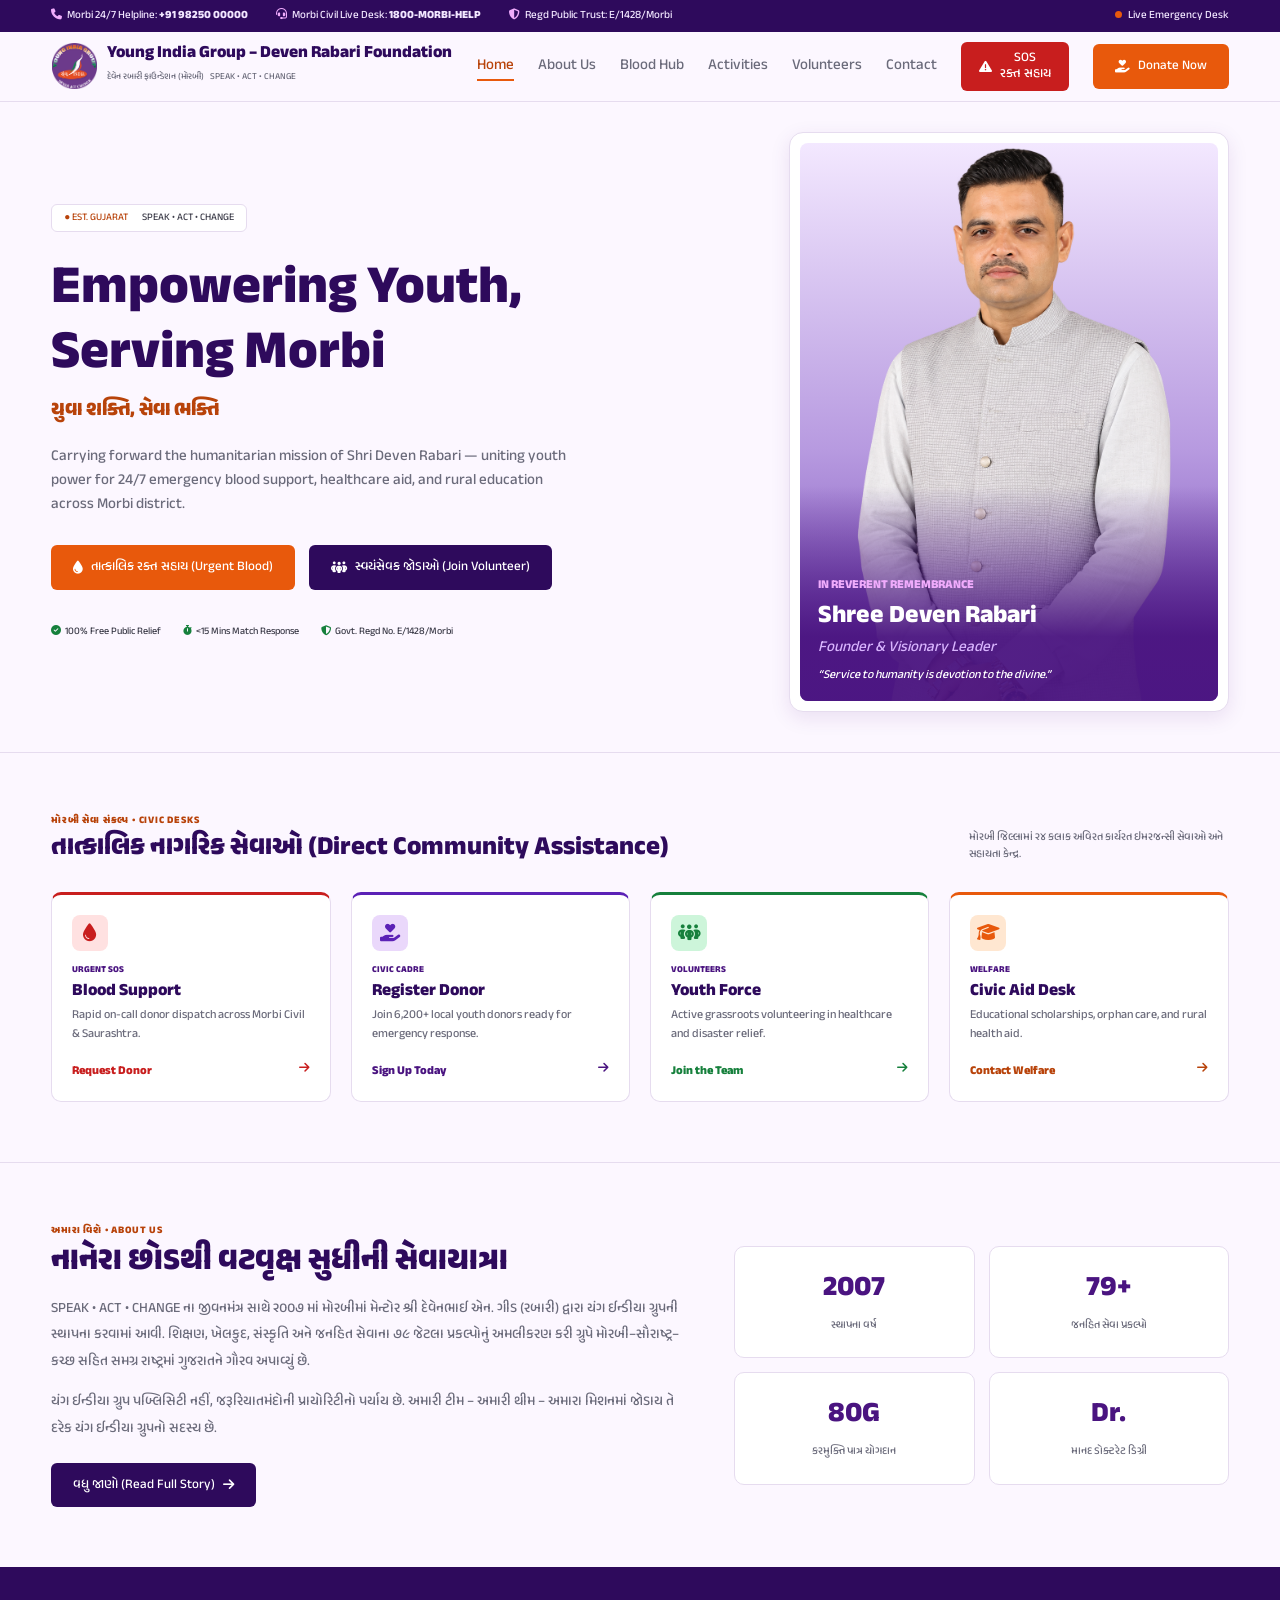
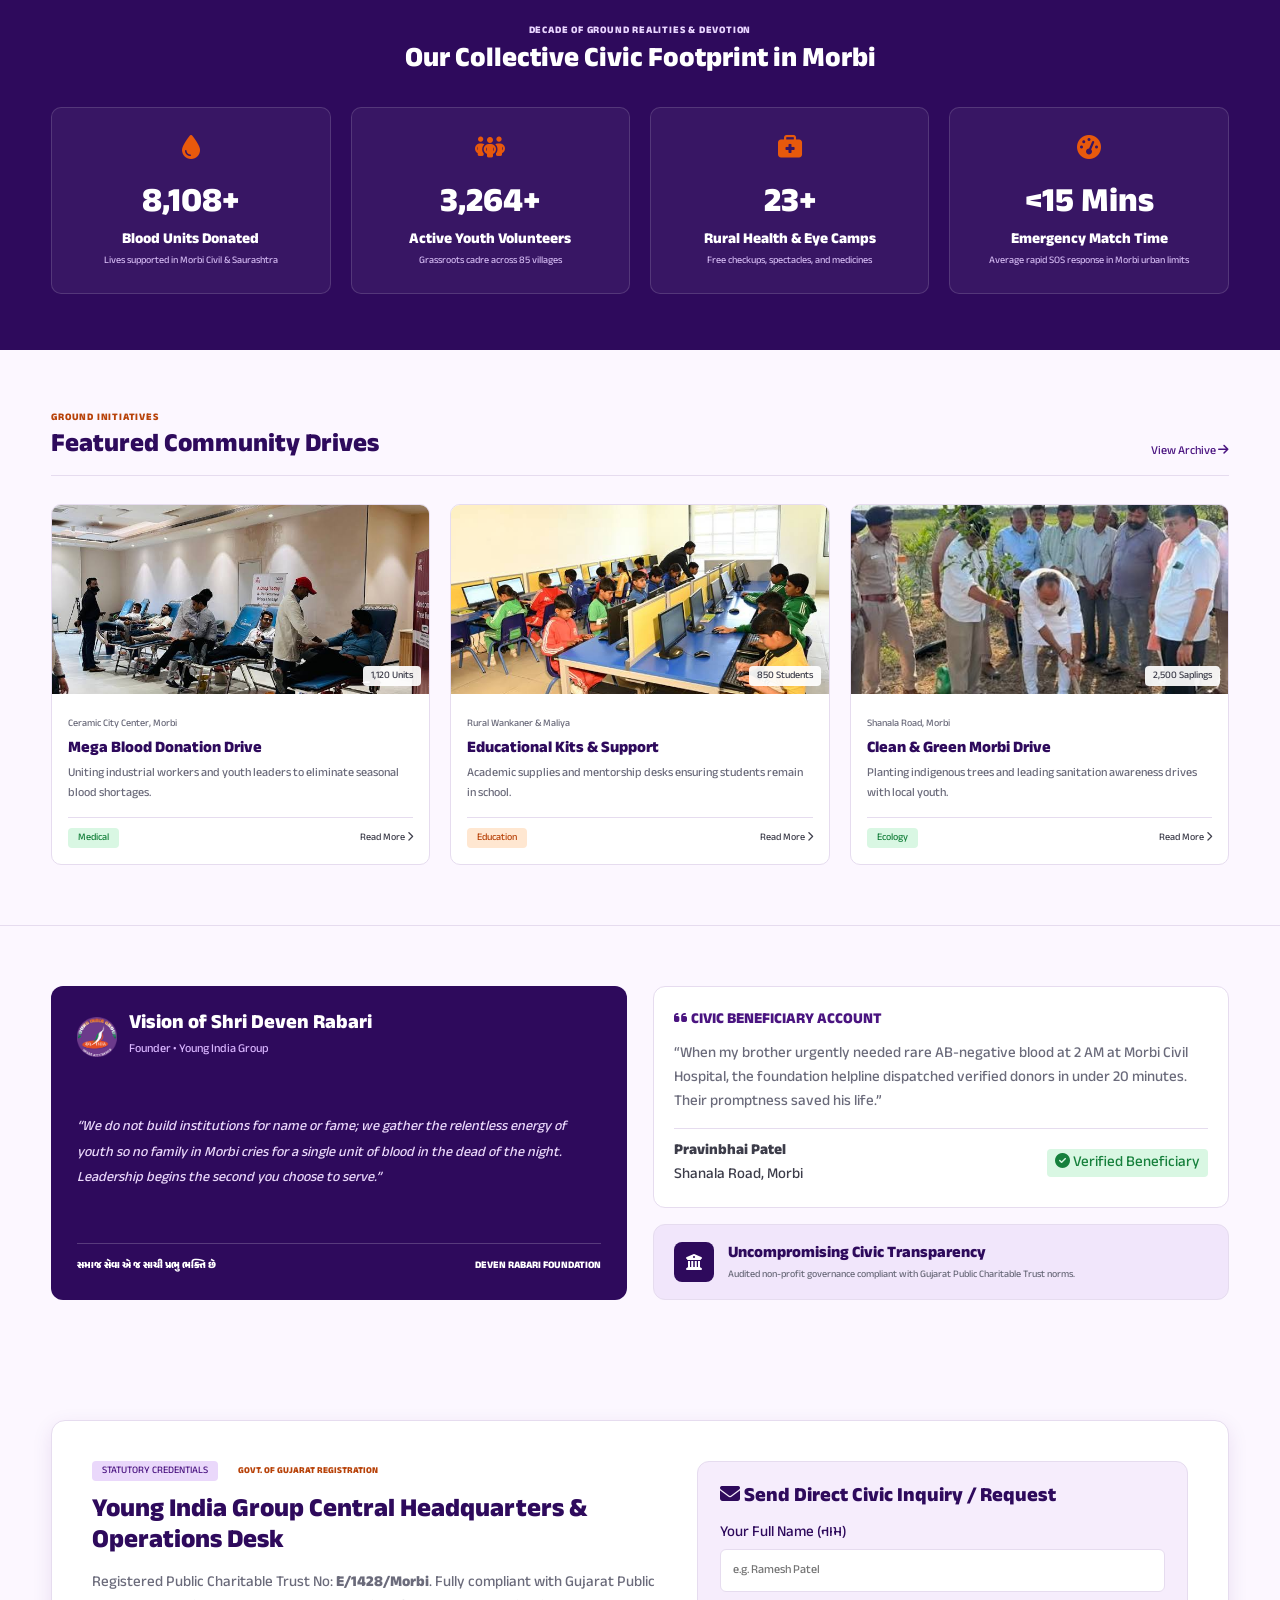
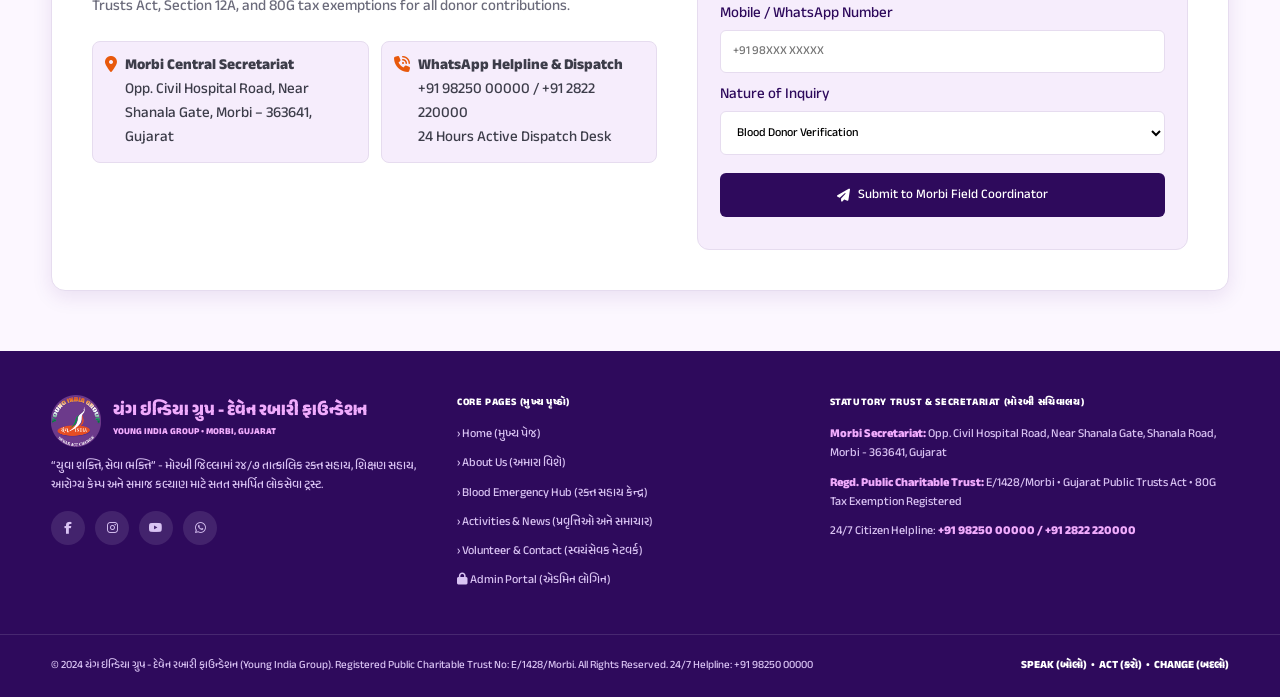
<file: index.html>
<!DOCTYPE html>
<html lang="en">
<head>
  <meta charset="UTF-8">
  <meta name="viewport" content="width=device-width, initial-scale=1">
  <title>Young India Group – Deven Rabari Foundation | Morbi</title>
  <meta name="description" content="Empowering youth, serving Morbi. 24/7 emergency blood support, healthcare aid and rural education.">

  <link rel="preconnect" href="https://fonts.googleapis.com">
  <link rel="preconnect" href="https://fonts.gstatic.com" crossorigin>
  <link href="https://fonts.googleapis.com/css2?family=Inter:wght@400;500;600;700&family=Noto+Sans+Gujarati:wght@400;600;700&family=Plus+Jakarta+Sans:wght@700;800&display=swap" rel="stylesheet">

  <link rel="stylesheet" href="https://cdnjs.cloudflare.com/ajax/libs/font-awesome/6.5.2/css/all.min.css">

  <script>document.documentElement.classList.add("js");</script>

  <link rel="stylesheet" href="style.css">
</head>
<body>

  <!-- ===== TOP INFO BAR ===== -->
  <div class="topbar">
    <div class="topbar__inner">
      <div class="topbar__left">
        <span><i class="fa-solid fa-phone"></i>Morbi 24/7 Helpline: <strong>+91 98250 00000</strong></span>
        <span><i class="fa-solid fa-headset"></i>Morbi Civil Live Desk: <strong>1800-MORBI-HELP</strong></span>
        <span><i class="fa-solid fa-shield-halved"></i>Regd Public Trust: E/1428/Morbi</span>
      </div>
      <div class="topbar__right">
        <span class="live-dot">Live Emergency Desk</span>
      </div>
    </div>
  </div>

  <!-- ===== HEADER / NAVIGATION ===== -->
  <header class="header" id="header">
    <div class="header__inner">

      <a href="index.html" class="brand">
        <img src="assets/logo.png" alt="Young India Group logo" class="brand__logo">
        <span class="brand__text">
          <strong>Young India Group – Deven Rabari Foundation</strong>
          <small lang="gu">દેવેન રબારી ફાઉન્ડેશન (મોરબી) &nbsp; SPEAK • ACT • CHANGE</small>
        </span>
      </a>

      <button class="nav-toggle" id="navToggle" aria-label="Open menu" aria-expanded="false">
        <span></span><span></span><span></span>
      </button>

      <nav class="nav" id="nav">
        <a href="index.html" class="nav__link is-active">Home</a>
        <a href="about.html" class="nav__link">About Us</a>
        <a href="bloodhub.html" class="nav__link">Blood Hub</a>
        <a href="activities.html" class="nav__link">Activities</a>
        <a href="volunteers.html" class="nav__link">Volunteers</a>
        <a href="contact.html" class="nav__link">Contact</a>
        <a href="bloodhub.html" class="btn btn--sos"><i class="fa-solid fa-triangle-exclamation"></i><span lang="gu">SOS<br>રક્ત સહાય</span></a>
        <a href="bloodhub.html" class="btn btn--donate"><i class="fa-solid fa-hand-holding-heart"></i>Donate Now</a>
      </nav>

    </div>
  </header>

  <main>

    <!-- ===== HERO ===== -->
    <section class="hero" id="about">
      <div class="container hero__grid">

        <div class="hero__content">
          <div class="chip">
            <span class="chip__est">● EST. GUJARAT</span>
            <span class="chip__tag">SPEAK • ACT • CHANGE</span>
          </div>

          <h1 class="hero__title">Empowering Youth, Serving Morbi</h1>
          <p lang="gu" class="hero__gujarati">યુવા શક્તિ, સેવા ભક્તિ</p>

          <p class="hero__text">
            Carrying forward the humanitarian mission of Shri Deven Rabari — uniting
            youth power for 24/7 emergency blood support, healthcare aid, and rural
            education across Morbi district.
          </p>

          <div class="hero__actions" >
            <a href="#contact" class="btn btn--orange" ><i class="fa-solid fa-droplet"></i><span lang="gu">તાત્કાલિક રક્ત સહાય (Urgent Blood)</span></a>
            <a href="#services" class="btn btn--purple"><i class="fa-solid fa-people-group"></i><span lang="gu">સ્વયંસેવક જોડાઓ (Join Volunteer)</span></a>
          </div>

          <ul class="hero__trust">
            <li><i class="fa-solid fa-circle-check"></i>100% Free Public Relief</li>
            <li><i class="fa-solid fa-stopwatch"></i>&lt;15 Mins Match Response</li>
            <li><i class="fa-solid fa-shield-halved"></i>Govt. Regd No. E/1428/Morbi</li>
          </ul>
        </div>

        <figure class="portrait">
          <div class="portrait__photo">
            <img src="assets/DR.png" alt="Shree Deven Rabari">
          </div>
          <figcaption>
            <span class="portrait__label">IN REVERENT REMEMBRANCE</span>
            <strong>Shree Deven Rabari</strong>
            <em>Founder &amp; Visionary Leader</em>
            <q>Service to humanity is devotion to the divine.</q>
          </figcaption>
        </figure>

      </div>
    </section>

    <!-- ===== CIVIC SERVICES ===== -->
    <section class="section section--bordered" id="services">
      <div class="container">

        <div class="section__head">
          <div>
            <span class="eyebrow">મોરબી સેવા સંકલ્પ • CIVIC DESKS</span>
            <h2>તાત્કાલિક નાગરિક સેવાઓ (Direct Community Assistance)</h2>
          </div>
          <p class="section__note">મોરબી જિલ્લામાં ૨૪ કલાક અવિરત કાર્યરત ઇમરજન્સી સેવાઓ અને સહાયતા કેન્દ્ર.</p>
        </div>

        <div class="grid grid--4">

          <article class="service service--red">
            <span class="service__icon"><i class="fa-solid fa-droplet"></i></span>
            <small>URGENT SOS</small>
            <h3>Blood Support</h3>
            <p>Rapid on-call donor dispatch across Morbi Civil &amp; Saurashtra.</p>
            <a href="#contact">Request Donor <i class="fa-solid fa-arrow-right"></i></a>
          </article>

          <article class="service service--purple">
            <span class="service__icon"><i class="fa-solid fa-hand-holding-heart"></i></span>
            <small>CIVIC CADRE</small>
            <h3>Register Donor</h3>
            <p>Join 6,200+ local youth donors ready for emergency response.</p>
            <a href="#contact">Sign Up Today <i class="fa-solid fa-arrow-right"></i></a>
          </article>

          <article class="service service--green">
            <span class="service__icon"><i class="fa-solid fa-people-group"></i></span>
            <small>VOLUNTEERS</small>
            <h3>Youth Force</h3>
            <p>Active grassroots volunteering in healthcare and disaster relief.</p>
            <a href="#contact">Join the Team <i class="fa-solid fa-arrow-right"></i></a>
          </article>

          <article class="service service--orange">
            <span class="service__icon"><i class="fa-solid fa-graduation-cap"></i></span>
            <small>WELFARE</small>
            <h3>Civic Aid Desk</h3>
            <p>Educational scholarships, orphan care, and rural health aid.</p>
            <a href="#contact">Contact Welfare <i class="fa-solid fa-arrow-right"></i></a>
          </article>

        </div>
      </div>
    </section>

    <!-- ===== ABOUT TEASER ===== -->
    <section class="section section--bordered">
      <div class="container home-about">

        <div>
          <span class="eyebrow">અમારા વિશે • ABOUT US</span>
          <h2>નાનેરા છોડથી વટવૃક્ષ સુધીની સેવાયાત્રા</h2>

          <p>
            SPEAK • ACT • CHANGE ના જીવનમંત્ર સાથે ૨૦૦૭ માં મોરબીમાં મેન્ટોર શ્રી દેવેનભાઈ એન. ગીડ (રબારી)
            દ્વારા યંગ ઈન્ડીયા ગ્રુપની સ્થાપના કરવામાં આવી. શિક્ષણ, ખેલકુદ, સંસ્કૃતિ અને જનહિત સેવાના
            ૭૯ જેટલા પ્રકલ્પોનું અમલીકરણ કરી ગ્રુપે મોરબી–સૌરાષ્ટ્ર–કચ્છ સહિત સમગ્ર રાષ્ટ્રમાં ગુજરાતને ગૌરવ અપાવ્યું છે.
          </p>

          <p>
            યંગ ઈન્ડીયા ગ્રુપ પબ્લિસિટી નહીં, જરૂરિયાતમંદોની પ્રાયોરિટીનો પર્યાય છે. અમારી ટીમ – અમારી થીમ –
            અમારા મિશનમાં જોડાય તે દરેક યંગ ઈન્ડીયા ગ્રુપનો સદસ્ય છે.
          </p>

          <a href="about.html" class="btn btn--purple">વધુ જાણો (Read Full Story) <i class="fa-solid fa-arrow-right"></i></a>
        </div>

        <div class="home-facts">
          <div class="home-fact"><strong>2007</strong><span>સ્થાપના વર્ષ</span></div>
          <div class="home-fact"><strong>79+</strong><span>જનહિત સેવા પ્રકલ્પો</span></div>
          <div class="home-fact"><strong>80G</strong><span>કરમુક્તિ પાત્ર યોગદાન</span></div>
          <div class="home-fact"><strong>Dr.</strong><span>માનદ ડોક્ટરેટ ડિગ્રી</span></div>
        </div>

      </div>
    </section>

    <!-- ===== IMPACT STATS ===== -->
    <section class="impact">
      <div class="container">

        <div class="impact__head">
          <span class="eyebrow eyebrow--light">DECADE OF GROUND REALITIES &amp; DEVOTION</span>
          <h2>Our Collective Civic Footprint in Morbi</h2>
        </div>

        <div class="grid grid--4">

          <div class="stat">
            <span class="stat__icon"><i class="fa-solid fa-droplet"></i></span>
            <strong class="stat__number"><span data-count="15400">15,400</span>+</strong>
            <h3>Blood Units Donated</h3>
            <p>Lives supported in Morbi Civil &amp; Saurashtra</p>
          </div>

          <div class="stat">
            <span class="stat__icon"><i class="fa-solid fa-people-group"></i></span>
            <strong class="stat__number"><span data-count="6200">6,200</span>+</strong>
            <h3>Active Youth Volunteers</h3>
            <p>Grassroots cadre across 85 villages</p>
          </div>

          <div class="stat">
            <span class="stat__icon"><i class="fa-solid fa-briefcase-medical"></i></span>
            <strong class="stat__number"><span data-count="45">45</span>+</strong>
            <h3>Rural Health &amp; Eye Camps</h3>
            <p>Free checkups, spectacles, and medicines</p>
          </div>

          <div class="stat">
            <span class="stat__icon"><i class="fa-solid fa-gauge-high"></i></span>
            <strong class="stat__number">&lt;15 Mins</strong>
            <h3>Emergency Match Time</h3>
            <p>Average rapid SOS response in Morbi urban limits</p>
          </div>

        </div>
      </div>
    </section>

    <!-- ===== FEATURED DRIVES ===== -->
    <section class="section" id="drives">
      <div class="container">

        <div class="section__head section__head--line">
          <div>
            <span class="eyebrow">GROUND INITIATIVES</span>
            <h2>Featured Community Drives</h2>
          </div>
          <a href="#drives" class="link-arrow">View Archive <i class="fa-solid fa-arrow-right"></i></a>
        </div>

        <div class="grid grid--3">

          <article class="drive">
            <div class="drive__image">
              <img src="assets/photos/02.jpg" alt="Mega blood donation drive">
              <span class="drive__badge">1,120 Units</span>
            </div>
            <div class="drive__body">
              <small>Ceramic City Center, Morbi</small>
              <h3>Mega Blood Donation Drive</h3>
              <p>Uniting industrial workers and youth leaders to eliminate seasonal blood shortages.</p>
              <div class="drive__footer">
                <span class="tag tag--medical">Medical</span>
                <a href="#drives">Read More <i class="fa-solid fa-chevron-right"></i></a>
              </div>
            </div>
          </article>

          <article class="drive">
            <div class="drive__image">
              <img src="assets/photos/07.jpg" alt="Educational kits distribution">
              <span class="drive__badge">850 Students</span>
            </div>
            <div class="drive__body">
              <small>Rural Wankaner &amp; Maliya</small>
              <h3>Educational Kits &amp; Support</h3>
              <p>Academic supplies and mentorship desks ensuring students remain in school.</p>
              <div class="drive__footer">
                <span class="tag tag--education">Education</span>
                <a href="#drives">Read More <i class="fa-solid fa-chevron-right"></i></a>
              </div>
            </div>
          </article>

          <article class="drive">
            <div class="drive__image">
              <img src="assets/photos/04.jpg" alt="Clean and green Morbi drive">
              <span class="drive__badge">2,500 Saplings</span>
            </div>
            <div class="drive__body">
              <small>Shanala Road, Morbi</small>
              <h3>Clean &amp; Green Morbi Drive</h3>
              <p>Planting indigenous trees and leading sanitation awareness drives with local youth.</p>
              <div class="drive__footer">
                <span class="tag tag--ecology">Ecology</span>
                <a href="#drives">Read More <i class="fa-solid fa-chevron-right"></i></a>
              </div>
            </div>
          </article>

        </div>
      </div>
    </section>

    <!-- ===== VISION + TESTIMONIAL ===== -->
    <section class="section section--bordered">
      <div class="container vision">

        <div class="vision__card">
          <div class="vision__head">
            <img src="assets/logo.png" alt="" class="vision__logo">
            <div>
              <h3>Vision of Shri Deven Rabari</h3>
              <small>Founder • Young India Group</small>
            </div>
          </div>

          <blockquote>
            “We do not build institutions for name or fame; we gather the relentless
            energy of youth so no family in Morbi cries for a single unit of blood in
            the dead of the night. Leadership begins the second you choose to serve.”
          </blockquote>

          <div class="vision__foot">
            <span>સમાજ સેવા એ જ સાચી પ્રભુ ભક્તિ છે</span>
            <span>DEVEN RABARI FOUNDATION</span>
          </div>
        </div>

        <div class="vision__side">

          <div class="testimonial">
            <small><i class="fa-solid fa-quote-left"></i> CIVIC BENEFICIARY ACCOUNT</small>
            <p>
              “When my brother urgently needed rare AB-negative blood at 2 AM at Morbi
              Civil Hospital, the foundation helpline dispatched verified donors in under
              20 minutes. Their promptness saved his life.”
            </p>
            <div class="testimonial__foot">
              <div>
                <strong>Pravinbhai Patel</strong>
                <span>Shanala Road, Morbi</span>
              </div>
              <span class="verified"><i class="fa-solid fa-circle-check"></i> Verified Beneficiary</span>
            </div>
          </div>

          <div class="transparency">
            <span class="transparency__icon"><i class="fa-solid fa-building-columns"></i></span>
            <div>
              <strong>Uncompromising Civic Transparency</strong>
              <small>Audited non-profit governance compliant with Gujarat Public Charitable Trust norms.</small>
            </div>
          </div>

        </div>
      </div>
    </section>

    <!-- ===== CONTACT / HQ ===== -->
    <section class="section" id="contact">
      <div class="container">
        <div class="hq">

          <div class="hq__info">
            <div class="hq__tags">
              <span class="tag tag--purple">STATUTORY CREDENTIALS</span>
              <span class="hq__govt">GOVT. OF GUJARAT REGISTRATION</span>
            </div>

            <h2>Young India Group Central Headquarters &amp; Operations Desk</h2>

            <p>
              Registered Public Charitable Trust No: <strong>E/1428/Morbi</strong>. Fully
              compliant with Gujarat Public Trusts Act, Section 12A, and 80G tax
              exemptions for all donor contributions.
            </p>

            <div class="hq__boxes">
              <div class="hq__box">
                <span class="hq__icon"><i class="fa-solid fa-location-dot"></i></span>
                <p><strong>Morbi Central Secretariat</strong><br>Opp. Civil Hospital Road, Near Shanala Gate, Morbi – 363641, Gujarat</p>
              </div>
              <div class="hq__box">
                <span class="hq__icon"><i class="fa-solid fa-phone-volume"></i></span>
                <p><strong>WhatsApp Helpline &amp; Dispatch</strong><br>+91 98250 00000 / +91 2822 220000<br>24 Hours Active Dispatch Desk</p>
              </div>
            </div>
          </div>

          <form class="form" id="inquiryForm" novalidate>
            <h3><i class="fa-solid fa-envelope"></i> Send Direct Civic Inquiry / Request</h3>

            <label for="name">Your Full Name (નામ)</label>
            <input type="text" id="name" name="name" placeholder="e.g. Ramesh Patel" required>

            <label for="phone">Mobile / WhatsApp Number</label>
            <input type="tel" id="phone" name="phone" placeholder="+91 98XXX XXXXX" required>

            <label for="type">Nature of Inquiry</label>
            <select id="type" name="type">
              <option>Blood Donor Verification</option>
              <option>Urgent Blood Request</option>
              <option>Volunteer Registration</option>
              <option>Welfare / Scholarship Help</option>
            </select>

            <button type="submit" class="btn btn--purple btn--block"><i class="fa-solid fa-paper-plane"></i>Submit to Morbi Field Coordinator</button>
            <p class="form__status" id="formStatus" role="status"></p>
          </form>

        </div>
      </div>
    </section>

  </main>

  <!-- ===== FOOTER ===== -->
  <footer class="footer">
    <div class="container footer__grid">

      <div class="footer__brand">
        <div class="footer__logo-row">
          <img src="assets/logo.png" alt="Young India Group logo">
          <div>
            <strong>યંગ ઇન્ડિયા ગ્રુપ - દેવેન રબારી ફાઉન્ડેશન</strong>
            <small>YOUNG INDIA GROUP • MORBI, GUJARAT</small>
          </div>
        </div>
        <p>“યુવા શક્તિ, સેવા ભક્તિ” - મોરબી જિલ્લામાં ૨૪/૭ તાત્કાલિક રક્ત સહાય, શિક્ષણ સહાય, આરોગ્ય કેમ્પ અને સમાજ કલ્યાણ માટે સતત સમર્પિત લોકસેવા ટ્રસ્ટ.</p>

        <div class="footer__social">
          <a href="#" aria-label="Facebook"><i class="fa-brands fa-facebook-f"></i></a>
          <a href="#" aria-label="Instagram"><i class="fa-brands fa-instagram"></i></a>
          <a href="#" aria-label="YouTube"><i class="fa-brands fa-youtube"></i></a>
          <a href="#" aria-label="WhatsApp"><i class="fa-brands fa-whatsapp"></i></a>
        </div>
      </div>

      <div>
        <h4>CORE PAGES (મુખ્ય પૃષ્ઠો)</h4>
        <ul class="footer__links">
          <li><a href="index.html">› Home (મુખ્ય પેજ)</a></li>
          <li><a href="about.html">› About Us (અમારા વિશે)</a></li>
          <li><a href="#services">› Blood Emergency Hub (રક્ત સહાય કેન્દ્ર)</a></li>
          <li><a href="#drives">› Activities &amp; News (પ્રવૃત્તિઓ અને સમાચાર)</a></li>
          <li><a href="#contact">› Volunteer &amp; Contact (સ્વયંસેવક નેટવર્ક)</a></li>
          <li><a href="#"><i class="fa-solid fa-lock"></i> Admin Portal (એડમિન લોગિન)</a></li>
        </ul>
      </div>

      <div>
        <h4>STATUTORY TRUST &amp; SECRETARIAT (મોરબી સચિવાલય)</h4>
        <ul class="footer__contact">
          <li><strong>Morbi Secretariat:</strong> Opp. Civil Hospital Road, Near Shanala Gate, Shanala Road, Morbi - 363641, Gujarat</li>
          <li><strong>Regd. Public Charitable Trust:</strong> E/1428/Morbi • Gujarat Public Trusts Act • 80G Tax Exemption Registered</li>
          <li>24/7 Citizen Helpline: <strong>+91 98250 00000 / +91 2822 220000</strong></li>
        </ul>
      </div>

    </div>

    <div class="container footer__bottom">
      <p>© 2024 યંગ ઇન્ડિયા ગ્રુપ - દેવેન રબારી ફાઉન્ડેશન (Young India Group). Registered Public Charitable Trust No: E/1428/Morbi. All Rights Reserved. 24/7 Helpline: +91 98250 00000</p>
      <p class="footer__motto">SPEAK (બોલો) &nbsp;•&nbsp; ACT (કરો) &nbsp;•&nbsp; CHANGE (બદલો)</p>
    </div>
  </footer>

  <script src="script.js"></script>
</body>
</html>
</file>
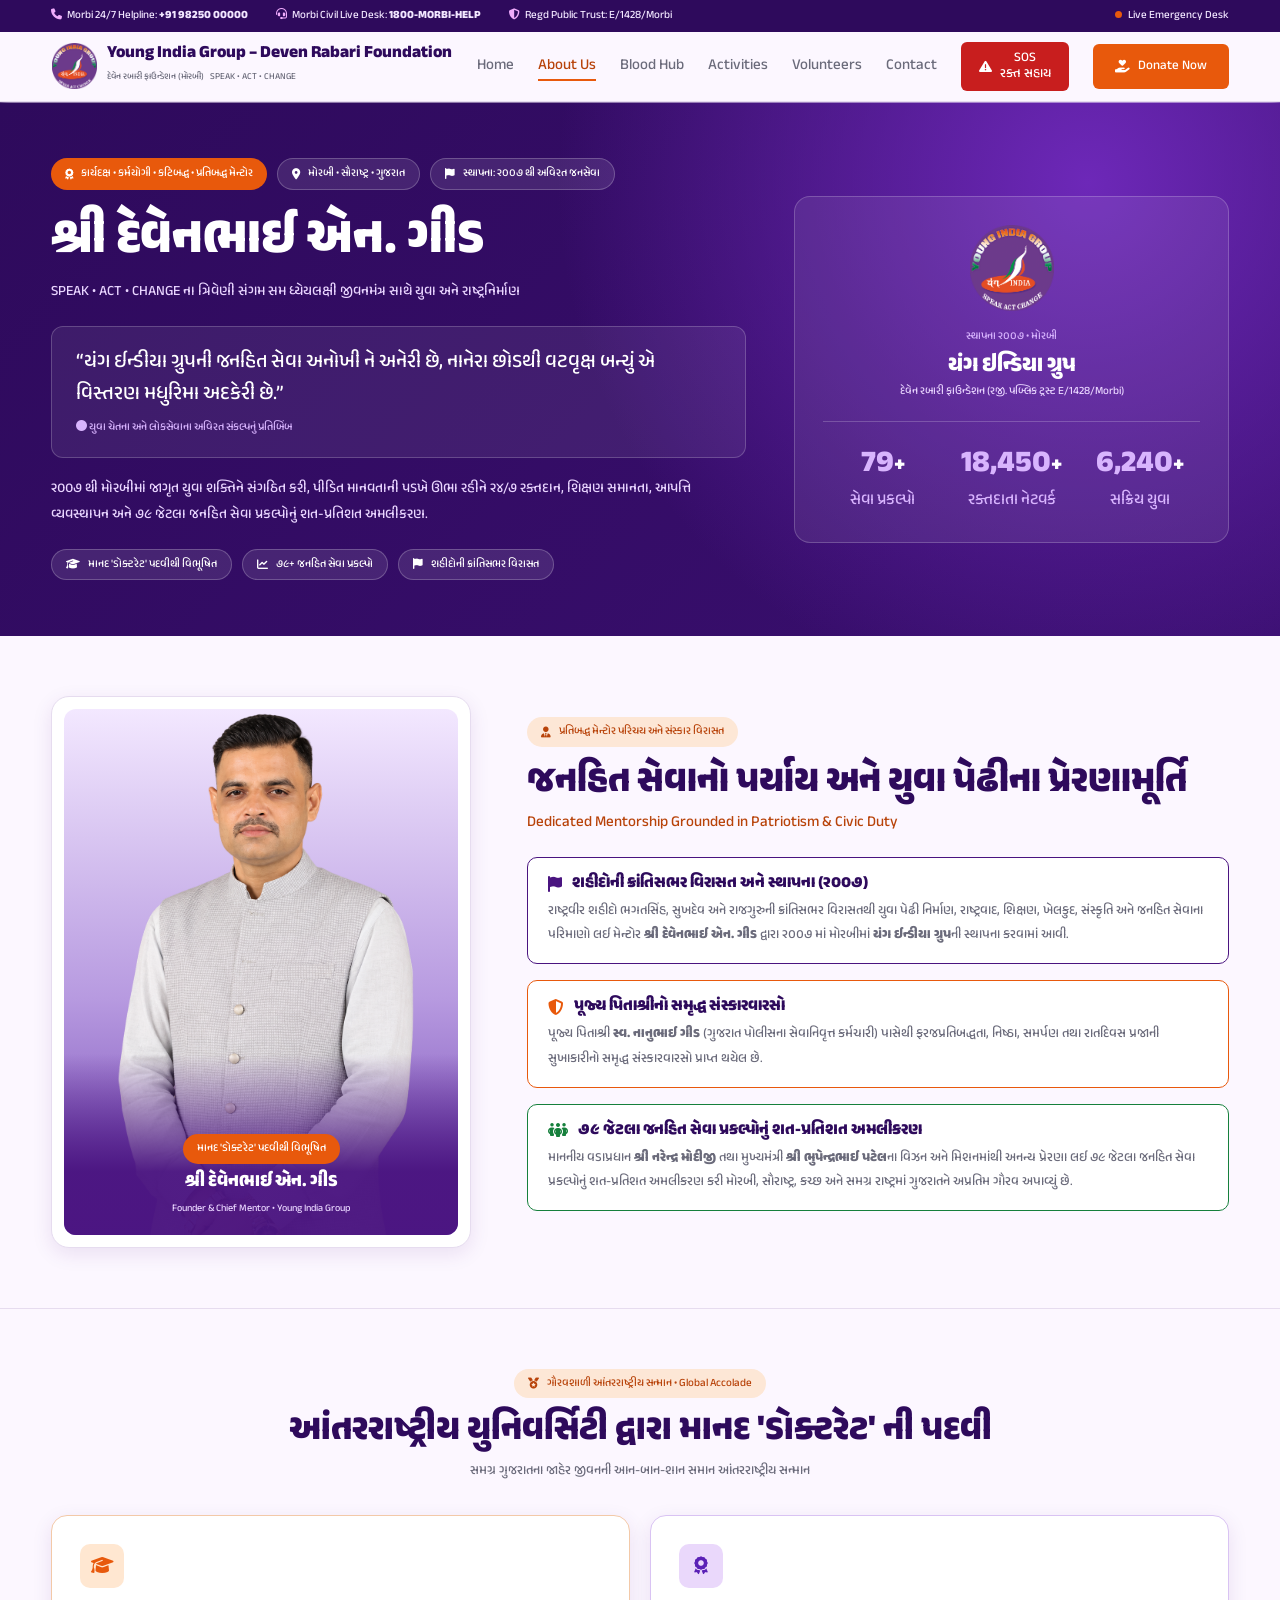
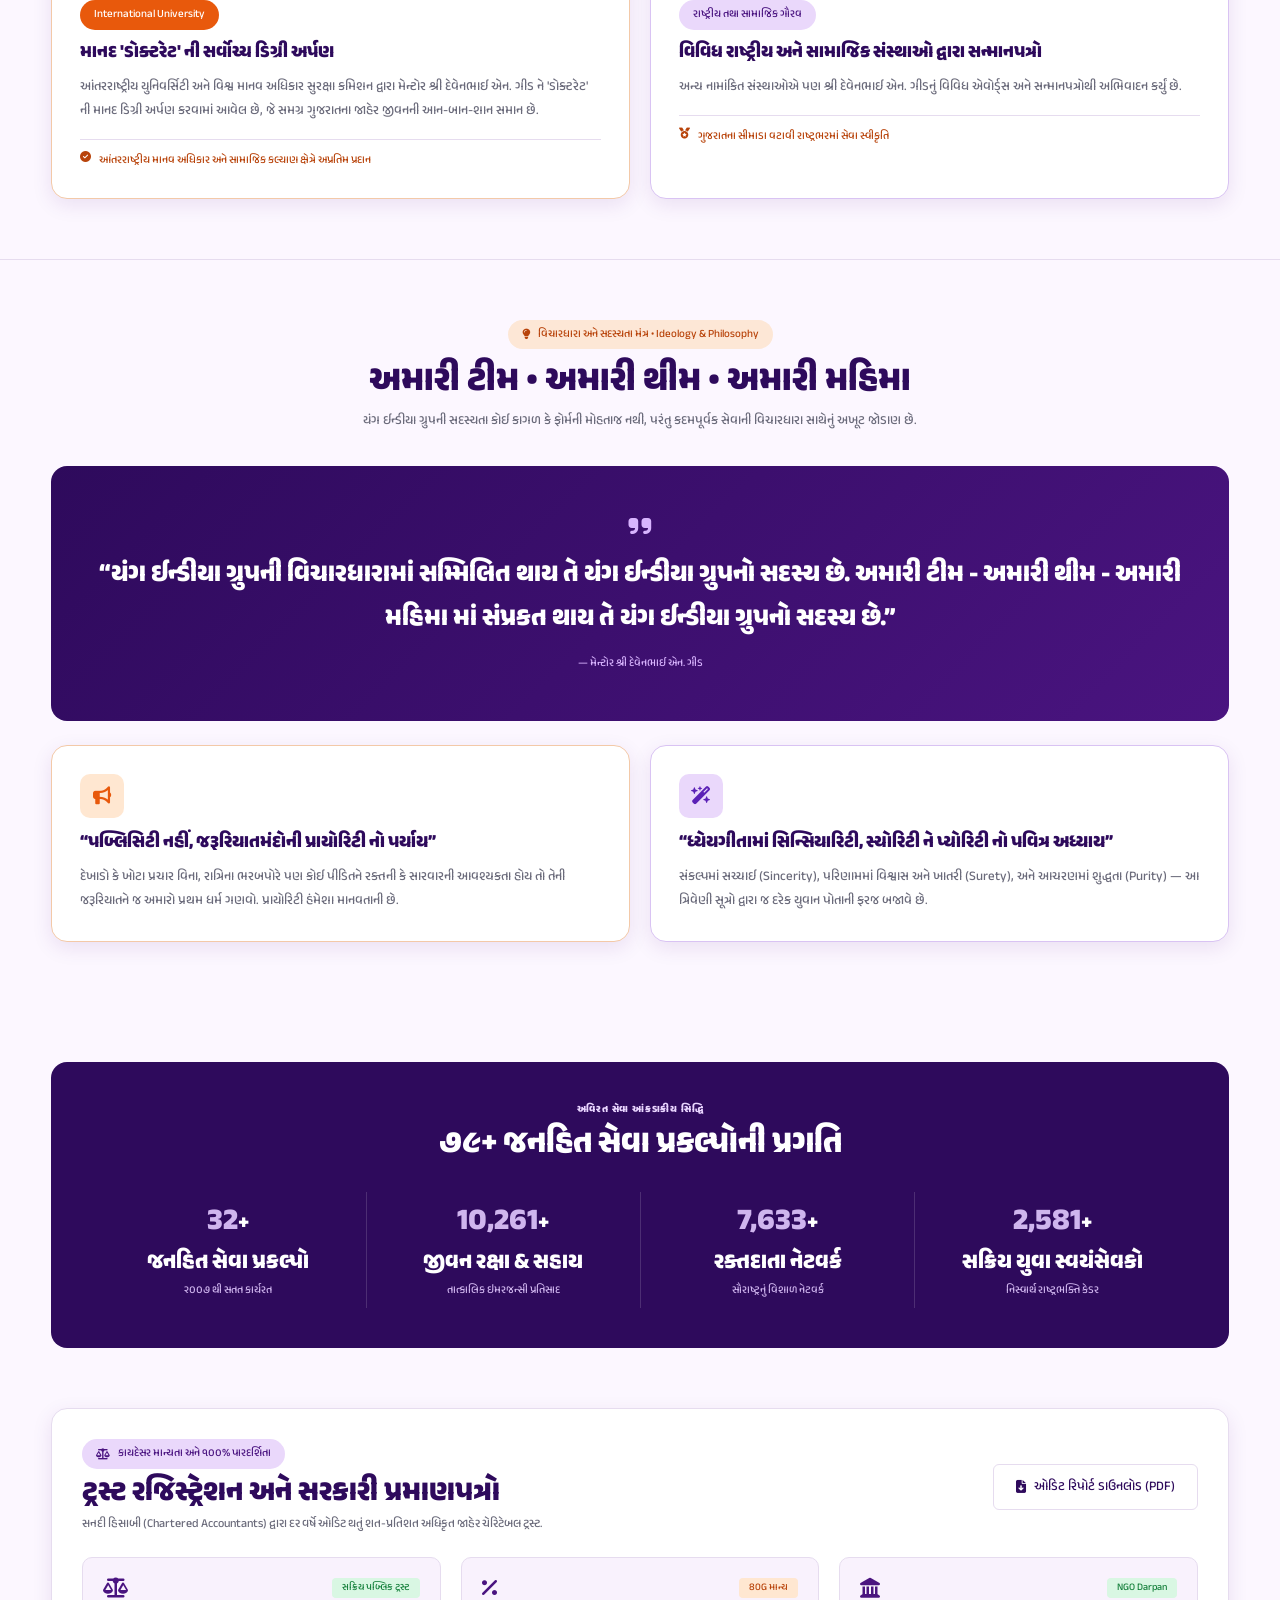
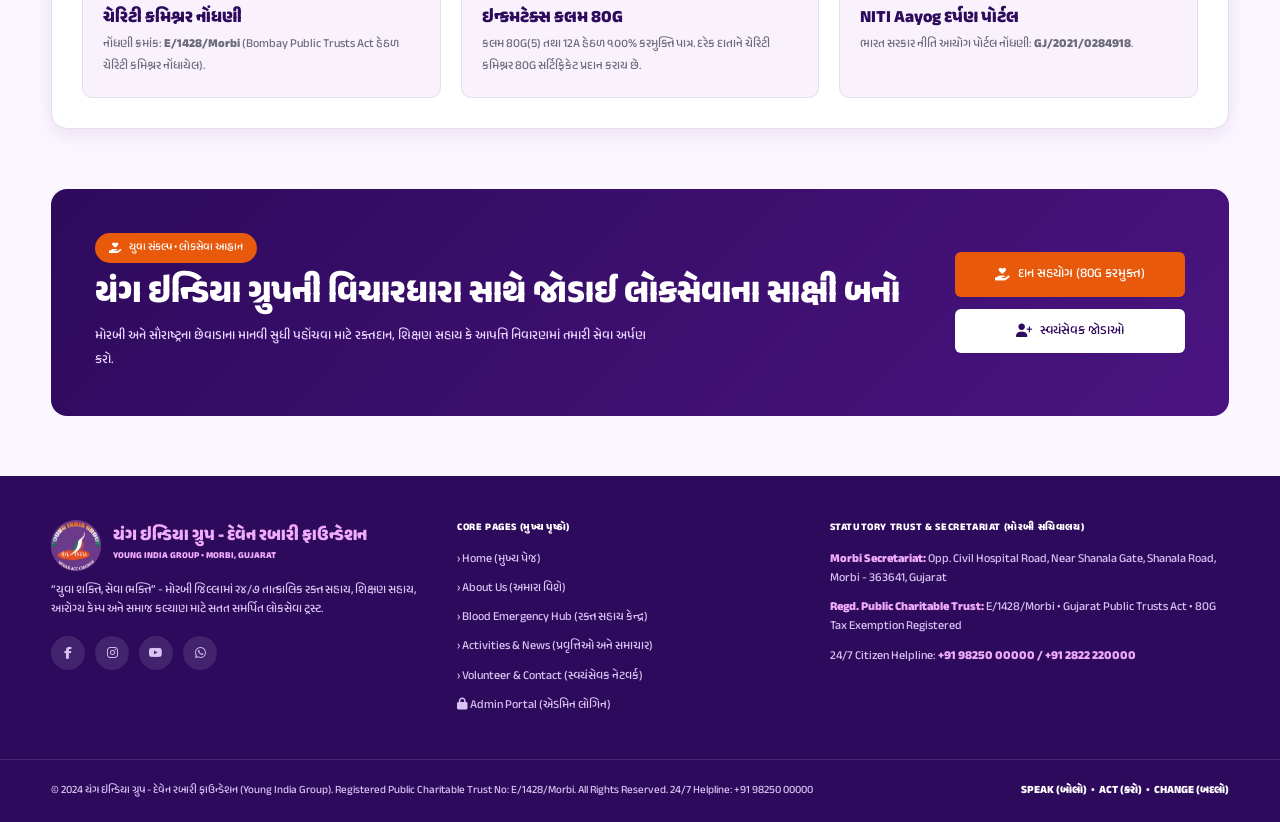
<file: about.html>
<!DOCTYPE html>
<html lang="en">
<head>
  <meta charset="UTF-8">
  <meta name="viewport" content="width=device-width, initial-scale=1">
  <title>About Us (અમારા વિશે) | Young India Group – Morbi</title>
  <meta name="description" content="Empowering youth, serving Morbi. 24/7 emergency blood support, healthcare aid and rural education.">

  <link rel="preconnect" href="https://fonts.googleapis.com">
  <link rel="preconnect" href="https://fonts.gstatic.com" crossorigin>
  <link href="https://fonts.googleapis.com/css2?family=Inter:wght@400;500;600;700&family=Noto+Sans+Gujarati:wght@400;600;700&family=Plus+Jakarta+Sans:wght@700;800&display=swap" rel="stylesheet">

  <link rel="stylesheet" href="https://cdnjs.cloudflare.com/ajax/libs/font-awesome/6.5.2/css/all.min.css">

  <script>document.documentElement.classList.add("js");</script>

  <link rel="stylesheet" href="style.css">
</head>
<body>

  <!-- ===== TOP INFO BAR ===== -->
  <div class="topbar">
    <div class="topbar__inner">
      <div class="topbar__left">
        <span><i class="fa-solid fa-phone"></i>Morbi 24/7 Helpline: <strong>+91 98250 00000</strong></span>
        <span><i class="fa-solid fa-headset"></i>Morbi Civil Live Desk: <strong>1800-MORBI-HELP</strong></span>
        <span><i class="fa-solid fa-shield-halved"></i>Regd Public Trust: E/1428/Morbi</span>
      </div>
      <div class="topbar__right">
        <span class="live-dot">Live Emergency Desk</span>
      </div>
    </div>
  </div>

  <!-- ===== HEADER / NAVIGATION ===== -->
  <header class="header" id="header">
    <div class="header__inner">

      <a href="index.html" class="brand">
        <img src="assets/logo.png" alt="Young India Group logo" class="brand__logo">
        <span class="brand__text">
          <strong>Young India Group – Deven Rabari Foundation</strong>
          <small>દેવેન રબારી ફાઉન્ડેશન (મોરબી) &nbsp; SPEAK • ACT • CHANGE</small>
        </span>
      </a>

      <button class="nav-toggle" id="navToggle" aria-label="Open menu" aria-expanded="false">
        <span></span><span></span><span></span>
      </button>

      <nav class="nav" id="nav">
        <a href="index.html" class="nav__link">Home</a>
        <a href="about.html" class="nav__link is-active">About Us</a>
        <a href="bloodhub.html" class="nav__link">Blood Hub</a>
        <a href="activities.html" class="nav__link">Activities</a>
        <a href="volunteers.html" class="nav__link">Volunteers</a>
        <a href="contact.html" class="nav__link">Contact</a>
        <a href="contact.html" class="btn btn--sos"><i class="fa-solid fa-triangle-exclamation"></i><span>SOS<br>રક્ત સહાય</span></a>
        <a href="bloodhub.html" class="btn btn--donate"><i class="fa-solid fa-hand-holding-heart"></i>Donate Now</a>
      </nav>

    </div>
  </header>

  <main>

    <!-- ===== HERO ===== -->
    <section class="about-hero">
      <div class="container about-hero__grid">

        <div class="about-hero__text">
          <div class="about-pill-row">
            <span class="about-pill about-pill--orange"><i class="fa-solid fa-award"></i> કાર્યદક્ષ • કર્મયોગી • કટિબદ્ધ • પ્રતિબદ્ધ મેન્ટોર</span>
            <span class="about-pill about-pill--glass"><i class="fa-solid fa-location-dot"></i> મોરબી • સૌરાષ્ટ્ર • ગુજરાત</span>
            <span class="about-pill about-pill--glass"><i class="fa-solid fa-flag"></i> સ્થાપના: ૨૦૦૭ થી અવિરત જનસેવા</span>
          </div>

          <h1>શ્રી દેવેનભાઈ એન. ગીડ </h1>
          <p class="about-hero__sub">SPEAK • ACT • CHANGE ના ત્રિવેણી સંગમ સમ ધ્યેયલક્ષી જીવનમંત્ર સાથે યુવા અને રાષ્ટ્રનિર્માણ</p>

          <div class="about-quote-box">
            “યંગ ઈન્ડીયા ગ્રુપની જનહિત સેવા અનોખી ને અનેરી છે, નાનેરા છોડથી વટવૃક્ષ બન્યું એ વિસ્તરણ મધુરિમા અદકેરી છે.”
            <small><i class="fa-solid fa-circle"></i> યુવા ચેતના અને લોકસેવાના અવિરત સંકલ્પનું પ્રતિબિંબ</small>
          </div>

          <p>
            ૨૦૦૭ થી મોરબીમાં જાગૃત યુવા શક્તિને સંગઠિત કરી, પીડિત માનવતાની પડખે ઊભા રહીને ૨૪/૭ રક્તદાન, શિક્ષણ સમાનતા,
            આપત્તિ વ્યવસ્થાપન અને ૭૯ જેટલા જનહિત સેવા પ્રકલ્પોનું શત-પ્રતિશત અમલીકરણ.
          </p>

          <div class="about-pill-row">
            <span class="about-pill about-pill--glass"><i class="fa-solid fa-graduation-cap"></i> માનદ 'ડોક્ટરેટ' પદવીથી વિભૂષિત</span>
            <span class="about-pill about-pill--glass"><i class="fa-solid fa-chart-line"></i> ૭૯+ જનહિત સેવા પ્રકલ્પો</span>
            <span class="about-pill about-pill--glass"><i class="fa-solid fa-flag"></i> શહીદોની ક્રાંતિસભર વિરાસત</span>
          </div>
        </div>

        <div class="about-id-card">
          <img src="assets/logo.png" alt="Young India Group logo">
          <small>સ્થાપના ૨૦૦૭ • મોરબી</small>
          <h3>યંગ ઇન્ડિયા ગ્રુપ</h3>
          <p>દેવેન રબારી ફાઉન્ડેશન (રજી. પબ્લિક ટ્રસ્ટ E/1428/Morbi)</p>
          <div class="about-id-card__stats">
            <div><strong><span data-count="79" class="about-here-count">79</span>+</strong><span>સેવા પ્રકલ્પો</span></div>
            <div><strong><span data-count="18450" class="about-here-count">18,450</span>+</strong><span>રક્તદાતા નેટવર્ક</span></div>
            <div><strong><span data-count="6240" class="about-here-count">6,240</span>+</strong><span>સક્રિય યુવા</span></div>
          </div>
        </div>

      </div>
    </section>

    <!-- ===== FOUNDER ===== -->
    <section class="section">
      <div class="container about-founder">

        <figure class="about-founder__card">
          <div class="about-founder__photo">
            <img src="assets/DR.png" alt="શ્રી દેવેનભાઈ એન. ગીડ">
          </div>
          <figcaption class="about-founder__badge">
            <span class="about-pill about-pill--orange">માનદ 'ડોક્ટરેટ' પદવીથી વિભૂષિત</span>
            <strong>શ્રી દેવેનભાઈ એન. ગીડ</strong>
            <small>Founder &amp; Chief Mentor • Young India Group</small>
          </figcaption>
        </figure>

        <div class="about-founder__info">
          <span class="about-pill about-pill--soft"><i class="fa-solid fa-user-tie"></i> પ્રતિબદ્ધ મેન્ટોર પરિચય અને સંસ્કાર વિરાસત</span>
          <h2>જનહિત સેવાનો પર્યાય અને યુવા પેઢીના પ્રેરણામૂર્તિ</h2>
          <p class="about-founder__en">Dedicated Mentorship Grounded in Patriotism &amp; Civic Duty</p>

          <div class="about-point">
            <h3><i class="fa-solid fa-flag"></i> શહીદોની ક્રાંતિસભર વિરાસત અને સ્થાપના (૨૦૦૭)</h3>
            <p>રાષ્ટ્રવીર શહીદો ભગતસિંહ, સુખદેવ અને રાજગુરુની ક્રાંતિસભર વિરાસતથી યુવા પેઢી નિર્માણ, રાષ્ટ્રવાદ, શિક્ષણ, ખેલકુદ, સંસ્કૃતિ અને જનહિત સેવાના પરિમાણો લઈ મેન્ટોર <strong>શ્રી દેવેનભાઈ એન. ગીડ</strong> દ્વારા ૨૦૦૭ માં મોરબીમાં <strong>યંગ ઈન્ડીયા ગ્રુપ</strong>ની સ્થાપના કરવામાં આવી.</p>
          </div>

          <div class="about-point about-point--orange">
            <h3><i class="fa-solid fa-shield-halved"></i> પૂજ્ય પિતાશ્રીનો સમૃદ્ધ સંસ્કારવારસો</h3>
            <p>પૂજ્ય પિતાશ્રી <strong>સ્વ. નાનુભાઈ ગીડ</strong> (ગુજરાત પોલીસના સેવાનિવૃત્ત કર્મચારી) પાસેથી ફરજપ્રતિબદ્ધતા, નિષ્ઠા, સમર્પણ તથા રાતદિવસ પ્રજાની સુખાકારીનો સમૃદ્ધ સંસ્કારવારસો પ્રાપ્ત થયેલ છે.</p>
          </div>

          <div class="about-point about-point--green">
            <h3><i class="fa-solid fa-people-group"></i> ૭૯ જેટલા જનહિત સેવા પ્રકલ્પોનું શત-પ્રતિશત અમલીકરણ</h3>
            <p>માનનીય વડાપ્રધાન <strong>શ્રી નરેન્દ્ર મોદીજી</strong> તથા મુખ્યમંત્રી <strong>શ્રી ભુપેન્દ્રભાઈ પટેલ</strong>ના વિઝન અને મિશનમાંથી અનન્ય પ્રેરણા લઈ ૭૯ જેટલા જનહિત સેવા પ્રકલ્પોનું શત-પ્રતિશત અમલીકરણ કરી મોરબી, સૌરાષ્ટ્ર, કચ્છ અને સમગ્ર રાષ્ટ્રમાં ગુજરાતને અપ્રતિમ ગૌરવ અપાવ્યું છે.</p>
          </div>
        </div>

      </div>
    </section>

    <!-- ===== GLOBAL ACCOLADE ===== -->
    <section class="section section--bordered">
      <div class="container">
        <div class="about-center-head">
          <span class="about-pill about-pill--soft"><i class="fa-solid fa-medal"></i> ગૌરવશાળી આંતરરાષ્ટ્રીય સન્માન • Global Accolade</span>
          <h2>આંતરરાષ્ટ્રીય યુનિવર્સિટી દ્વારા માનદ 'ડોક્ટરેટ' ની પદવી</h2>
          <p>સમગ્ર ગુજરાતના જાહેર જીવનની આન-બાન-શાન સમાન આંતરરાષ્ટ્રીય સન્માન</p>
        </div>

        <div class="grid grid--2">
          <article class="about-honour">
            <span class="about-honour__icon"><i class="fa-solid fa-graduation-cap"></i></span>
            <span class="about-pill about-pill--orange">International University</span>
            <h3>માનદ 'ડોક્ટરેટ' ની સર્વોચ્ચ ડિગ્રી અર્પણ</h3>
            <p>આંતરરાષ્ટ્રીય યુનિવર્સિટી અને વિશ્વ માનવ અધિકાર સુરક્ષા કમિશન દ્વારા મેન્ટોર શ્રી દેવેનભાઈ એન. ગીડ ને 'ડોક્ટરેટ' ની માનદ ડિગ્રી અર્પણ કરવામાં આવેલ છે, જે સમગ્ર ગુજરાતના જાહેર જીવનની આન-બાન-શાન સમાન છે.</p>
            <div class="about-honour__foot"><i class="fa-solid fa-circle-check"></i> આંતરરાષ્ટ્રીય માનવ અધિકાર અને સામાજિક કલ્યાણ ક્ષેત્રે અપ્રતિમ પ્રદાન</div>
          </article>

          <article class="about-honour about-honour--purple">
            <span class="about-honour__icon"><i class="fa-solid fa-award"></i></span>
            <span class="about-pill about-pill--purple">રાષ્ટ્રીય તથા સામાજિક ગૌરવ</span>
            <h3>વિવિધ રાષ્ટ્રીય અને સામાજિક સંસ્થાઓ દ્વારા સન્માનપત્રો</h3>
            <p>અન્ય નામાંકિત સંસ્થાઓએ પણ શ્રી દેવેનભાઈ એન. ગીડનું વિવિધ એવોર્ડ્સ અને સન્માનપત્રોથી અભિવાદન કર્યું છે.</p>
            <div class="about-honour__foot"><i class="fa-solid fa-medal"></i> ગુજરાતના સીમાડા વટાવી રાષ્ટ્રભરમાં સેવા સ્વીકૃતિ</div>
          </article>
        </div>
      </div>
    </section>

    <!-- ===== IDEOLOGY ===== -->
    <section class="section section--bordered">
      <div class="container">
        <div class="about-center-head">
          <span class="about-pill about-pill--soft"><i class="fa-solid fa-lightbulb"></i> વિચારધારા અને સદસ્યતા મંત્ર • Ideology &amp; Philosophy</span>
          <h2>અમારી ટીમ • અમારી થીમ • અમારી મહિમા</h2>
          <p>યંગ ઈન્ડીયા ગ્રુપની સદસ્યતા કોઈ કાગળ કે ફોર્મની મોહતાજ નથી, પરંતુ કદમપૂર્વક સેવાની વિચારધારા સાથેનું અખૂટ જોડાણ છે.</p>
        </div>

        <div class="about-big-quote">
          <i class="fa-solid fa-quote-right"></i>
          <h3>“યંગ ઈન્ડીયા ગ્રુપની વિચારધારામાં સમ્મિલિત થાય તે યંગ ઈન્ડીયા ગ્રુપનો સદસ્ય છે. અમારી ટીમ - અમારી થીમ - અમારી મહિમા માં સંપ્રકત થાય તે યંગ ઈન્ડીયા ગ્રુપનો સદસ્ય છે.”</h3>
          <small>— મેન્ટોર શ્રી દેવેનભાઈ એન. ગીડ </small>
        </div>

        <div class="grid grid--2">
          <article class="about-honour">
            <span class="about-honour__icon"><i class="fa-solid fa-bullhorn"></i></span>
            <h3>“પબ્લિસિટી નહીં, જરૂરિયાતમંદોની પ્રાયોરિટી નો પર્યાય”</h3>
            <p>દેખાડો કે ખોટા પ્રચાર વિના, રાત્રિના ભરબપોરે પણ કોઈ પીડિતને રક્તની કે સારવારની આવશ્યકતા હોય તો તેની જરૂરિયાતને જ અમારો પ્રથમ ધર્મ ગણવો. પ્રાયોરિટી હંમેશા માનવતાની છે.</p>
          </article>

          <article class="about-honour about-honour--purple">
            <span class="about-honour__icon"><i class="fa-solid fa-wand-magic-sparkles"></i></span>
            <h3>“ધ્યેયગીતામાં સિન્સિયારિટી, સ્યોરિટી ને પ્યોરિટી નો પવિત્ર અધ્યાય”</h3>
            <p>સંકલ્પમાં સચ્ચાઈ (Sincerity), પરિણામમાં વિશ્વાસ અને ખાતરી (Surety), અને આચરણમાં શુદ્ધતા (Purity) — આ ત્રિવેણી સૂત્રો દ્વારા જ દરેક યુવાન પોતાની ફરજ બજાવે છે.</p>
          </article>
        </div>
      </div>
    </section>

    <!-- ===== PROGRESS STATS ===== -->
    <section class="section">
      <div class="container">
        <div class="about-progress">
          <span class="eyebrow eyebrow--light">અવિરત સેવા આંકડાકીય સિદ્ધિ</span>
          <h2>૭૯+ જનહિત સેવા પ્રકલ્પોની પ્રગતિ</h2>

          <div class="about-progress__grid">
            <div class="about-progress__item"><strong><span data-count="79" class="about-here-count" style="font-size: 30px;">79</span>+</strong><h3>જનહિત સેવા પ્રકલ્પો</h3><span>૨૦૦૭ થી સતત કાર્યરત</span></div>
            <div class="about-progress__item"><strong><span data-count="24800" class="about-here-count" style="font-size: 30px;">24,800</span>+</strong><h3>જીવન રક્ષા &amp; સહાય</h3><span>તાત્કાલિક ઇમરજન્સી પ્રતિસાદ</span></div>
            <div class="about-progress__item"><strong><span data-count="18450" class="about-here-count" style="font-size: 30px;">18,450</span>+</strong><h3>રક્તદાતા નેટવર્ક</h3><span>સૌરાષ્ટ્રનું વિશાળ નેટવર્ક</span></div>
            <div class="about-progress__item"><strong><span data-count="6240" class="about-here-count" style="font-size: 30px;">6,240</span>+</strong><h3>સક્રિય યુવા સ્વયંસેવકો</h3><span>નિસ્વાર્થ રાષ્ટ્રભક્તિ કેડર</span></div>
          </div>
        </div>
      </div>
    </section>

    <!-- ===== CERTIFICATES ===== -->
    <section class="section" style="padding-top: 0;">
      <div class="container">
        <div class="about-certs">
          <div class="about-certs__head">
            <div>
              <span class="about-pill about-pill--purple"><i class="fa-solid fa-scale-balanced"></i> કાયદેસર માન્યતા અને ૧૦૦% પારદર્શિતા</span>
              <h2>ટ્રસ્ટ રજિસ્ટ્રેશન અને સરકારી પ્રમાણપત્રો</h2>
              <p>સનદી હિસાબી (Chartered Accountants) દ્વારા દર વર્ષે ઓડિટ થતું શત-પ્રતિશત અધિકૃત જાહેર ચેરિટેબલ ટ્રસ્ટ.</p>
            </div>
            <a href="#" class="btn about-btn--outline"><i class="fa-solid fa-file-arrow-down"></i> ઓડિટ રિપોર્ટ ડાઉનલોડ (PDF)</a>
          </div>

          <div class="grid grid--3">
            <article class="about-cert">
              <div class="about-cert__top"><i class="fa-solid fa-scale-balanced"></i><span class="tag tag--medical">સક્રિય પબ્લિક ટ્રસ્ટ</span></div>
              <h3>ચેરિટી કમિશ્નર નોંધણી</h3>
              <p>નોંધણી ક્રમાંક: <strong>E/1428/Morbi</strong> (Bombay Public Trusts Act હેઠળ ચેરિટી કમિશ્નર નોંધાયેલ).</p>
            </article>

            <article class="about-cert">
              <div class="about-cert__top"><i class="fa-solid fa-percent"></i><span class="tag tag--education">80G માન્ય</span></div>
              <h3>ઇન્કમટેક્સ કલમ 80G</h3>
              <p>કલમ 80G(5) તથા 12A હેઠળ ૧૦૦% કરમુક્તિ પાત્ર. દરેક દાતાને ચેરિટી કમિશ્નર 80G સર્ટિફિકેટ પ્રદાન કરાય છે.</p>
            </article>

            <article class="about-cert">
              <div class="about-cert__top"><i class="fa-solid fa-landmark"></i><span class="tag tag--ecology">NGO Darpan</span></div>
              <h3>NITI Aayog દર્પણ પોર્ટલ</h3>
              <p>ભારત સરકાર નીતિ આયોગ પોર્ટલ નોંધણી: <strong>GJ/2021/0284918</strong>.</p>
            </article>
          </div>
        </div>
      </div>
    </section>

    <!-- ===== CALL TO ACTION ===== -->
    <section class="section" style="padding-top: 0;">
      <div class="container">
        <div class="about-cta">
          <div>
            <span class="about-pill about-pill--orange"><i class="fa-solid fa-hand-holding-heart"></i> યુવા સંકલ્પ • લોકસેવા આહ્વાન</span>
            <h2>યંગ ઇન્ડિયા ગ્રુપની વિચારધારા સાથે જોડાઈ લોકસેવાના સાક્ષી બનો</h2>
            <p>મોરબી અને સૌરાષ્ટ્રના છેવાડાના માનવી સુધી પહોંચવા માટે રક્તદાન, શિક્ષણ સહાય કે આપત્તિ નિવારણમાં તમારી સેવા અર્પણ કરો.</p>
          </div>
          <div class="about-cta__actions">
            <a href="index.html#contact" class="btn btn--orange"><i class="fa-solid fa-hand-holding-heart"></i> દાન સહયોગ (80G કરમુક્ત)</a>
            <a href="index.html#contact" class="btn about-btn--white"><i class="fa-solid fa-user-plus"></i> સ્વયંસેવક જોડાઓ</a>
          </div>
        </div>
      </div>
    </section>

  </main>

  <!-- ===== FOOTER ===== -->
  <footer class="footer">
    <div class="container footer__grid">

      <div class="footer__brand">
        <div class="footer__logo-row">
          <img src="assets/logo.png" alt="Young India Group logo">
          <div>
            <strong>યંગ ઇન્ડિયા ગ્રુપ - દેવેન રબારી ફાઉન્ડેશન</strong>
            <small>YOUNG INDIA GROUP • MORBI, GUJARAT</small>
          </div>
        </div>
        <p>“યુવા શક્તિ, સેવા ભક્તિ” - મોરબી જિલ્લામાં ૨૪/૭ તાત્કાલિક રક્ત સહાય, શિક્ષણ સહાય, આરોગ્ય કેમ્પ અને સમાજ કલ્યાણ માટે સતત સમર્પિત લોકસેવા ટ્રસ્ટ.</p>

        <div class="footer__social">
          <a href="#" aria-label="Facebook"><i class="fa-brands fa-facebook-f"></i></a>
          <a href="#" aria-label="Instagram"><i class="fa-brands fa-instagram"></i></a>
          <a href="#" aria-label="YouTube"><i class="fa-brands fa-youtube"></i></a>
          <a href="#" aria-label="WhatsApp"><i class="fa-brands fa-whatsapp"></i></a>
        </div>
      </div>

      <div>
        <h4>CORE PAGES (મુખ્ય પૃષ્ઠો)</h4>
        <ul class="footer__links">
          <li><a href="index.html">› Home (મુખ્ય પેજ)</a></li>
          <li><a href="about.html">› About Us (અમારા વિશે)</a></li>
          <li><a href="index.html#services">› Blood Emergency Hub (રક્ત સહાય કેન્દ્ર)</a></li>
          <li><a href="index.html#drives">› Activities &amp; News (પ્રવૃત્તિઓ અને સમાચાર)</a></li>
          <li><a href="index.html#contact">› Volunteer &amp; Contact (સ્વયંસેવક નેટવર્ક)</a></li>
          <li><a href="#"><i class="fa-solid fa-lock"></i> Admin Portal (એડમિન લોગિન)</a></li>
        </ul>
      </div>

      <div>
        <h4>STATUTORY TRUST &amp; SECRETARIAT (મોરબી સચિવાલય)</h4>
        <ul class="footer__contact">
          <li><strong>Morbi Secretariat:</strong> Opp. Civil Hospital Road, Near Shanala Gate, Shanala Road, Morbi - 363641, Gujarat</li>
          <li><strong>Regd. Public Charitable Trust:</strong> E/1428/Morbi • Gujarat Public Trusts Act • 80G Tax Exemption Registered</li>
          <li>24/7 Citizen Helpline: <strong>+91 98250 00000 / +91 2822 220000</strong></li>
        </ul>
      </div>

    </div>

    <div class="container footer__bottom">
      <p>© 2024 યંગ ઇન્ડિયા ગ્રુપ - દેવેન રબારી ફાઉન્ડેશન (Young India Group). Registered Public Charitable Trust No: E/1428/Morbi. All Rights Reserved. 24/7 Helpline: +91 98250 00000</p>
      <p class="footer__motto">SPEAK (બોલો) &nbsp;•&nbsp; ACT (કરો) &nbsp;•&nbsp; CHANGE (બદલો)</p>
    </div>
  </footer>

  <script src="script.js"></script>
</body>
</html>
</file>
<file: style.css>
/* =========================================================
   Young India Group – Deven Rabari Foundation
   style.css  |  shared by index.html and about.html

   Sections 1–16, 17 : shared (header, footer, buttons, grid...)
   Section 16a       : HOME page only   -> classes start with home-
   Section 16b       : ABOUT page only  -> classes start with about-
   ========================================================= */


/* ---------- 1. DESIGN TOKENS ---------- */
:root {
  /* Colours */
  --purple-900: #2e0a5c;
  --purple-700: #4a1480;
  --purple-600: #5b21b6;
  --orange:     #e8590c;
  --orange-dark:#b8430a;
  --red:        #c81e1e;
  --green:      #16803c;
  --bg:         #fcf7ff;
  --white:      #ffffff;
  --text:       #3d3d4a;
  --muted:      #6b6b7b;
  --border:     #e6dcef;

/* Fonts */
--font-body: "AnekGujarati", sans-serif;
--font-heading: "AnekGujarati", sans-serif;
--font-gujarati: "AnekGujarati", sans-serif;

  /* Layout */
  --gutter: clamp(30px, 4vw, 100px);   /* left & right page margin */
  --radius: 10px;
  --shadow: 0 6px 20px rgba(74, 20, 128, 0.10);
}

/* Custom Font – English + Gujarati */
@font-face {
  font-family: "AnekGujarati";
  src: url("assets/font/AnekGujarati-Medium.ttf") format("truetype");
  font-weight: 400 600;
  font-style: normal;
  font-display: swap;
}

@font-face {
  font-family: "AnekGujarati";
  src: url("assets/font/AnekGujarati-ExtraBold.ttf") format("truetype");
  font-weight: 700 900;
  font-style: normal;
  font-display: swap;
}

/* Apply font globally */
body,
button,
input,
textarea,
select {
  font-family: "AnekGujarati", sans-serif;
}

/* ---------- 2. RESET & BASE ---------- */
* { margin: 0; padding: 0; box-sizing: border-box; }

html { scroll-behavior: smooth; scroll-padding-top: 90px; }

body {
  font-family: var(--font-body);
  background: var(--bg);
  color: var(--text);
  line-height: 1.6;
}

img { max-width: 100%; display: block; }

a { color: inherit; text-decoration: none; }

ul { list-style: none; }

h1, h2, h3 { font-family: var(--font-heading); color: var(--purple-900); line-height: 1.2; }

.container { width: 100%; padding-inline: var(--gutter); }

.grid { display: grid; gap: 20px; }
.grid--4 { grid-template-columns: repeat(4, 1fr); }
.grid--3 { grid-template-columns: repeat(3, 1fr); }

:focus-visible { outline: 3px solid var(--orange); outline-offset: 2px; }


/* ---------- 3. BUTTONS & SMALL ELEMENTS ---------- */
.btn {
  display: inline-flex;
  align-items: center;
  justify-content: center;
  gap: 8px;
  padding: 12px 22px;
  border-radius: 6px;
  font-size: 13px;
  font-weight: 600;
  color: var(--white);
  text-align: center;
  border: 0;
  cursor: pointer;
  transition: transform .2s ease, background .2s ease;
}
.btn:hover { transform: translateY(-2px); }

.btn--orange { background: var(--orange); }
.btn--orange:hover { background: var(--orange-dark); }

.btn--purple { background: var(--purple-900); }
.btn--purple:hover { background: var(--purple-600); }

.btn--sos    { background: var(--red); padding: 8px 18px; line-height: 1.3; }
.btn--donate { background: var(--orange); }
.btn--block  { width: 100%; }

.eyebrow {
  display: block;
  font-size: 10px;
  font-weight: 700;
  letter-spacing: .08em;
  color: var(--orange-dark);
  margin-bottom: 4px;
}
.eyebrow--light { color: #e9d5ff; }

.tag {
  display: inline-block;
  padding: 2px 10px;
  border-radius: 4px;
  font-size: 10px;
  font-weight: 600;
}
.tag--medical   { background: #d9f7e3; color: var(--green); }
.tag--education { background: #ffe7d1; color: var(--orange-dark); }
.tag--ecology   { background: #d9f7e3; color: var(--green); }
.tag--purple    { background: #ead8fb; color: var(--purple-700); }


/* ---------- 4. TOP BAR ---------- */
.topbar { background: var(--purple-900); color: #f1e6ff; font-size: 11px; }

.topbar__inner {
  padding: 7px var(--gutter);
  display: flex;
  justify-content: space-between;
  gap: 16px;
  flex-wrap: wrap;
}

.topbar__left, .topbar__right { display: flex; gap: 28px; align-items: center; flex-wrap: wrap; }

.lang-pill { background: rgba(255,255,255,.12); padding: 2px 10px; border-radius: 20px; }

.live-dot::before {
  content: "";
  display: inline-block;
  width: 7px; height: 7px;
  margin-right: 6px;
  border-radius: 50%;
  background: var(--orange);
  animation: pulse 1.8s infinite;   /* the one subtle animation */
}

@keyframes pulse {
  0%, 100% { opacity: 1; }
  50%      { opacity: .35; }
}


/* ---------- 5. HEADER ---------- */
.header {
  position: sticky;
  top: 0;
  z-index: 50;
  background: rgba(252, 247, 255, .96);
  border-bottom: 1px solid var(--border);
  backdrop-filter: blur(6px);
  transition: box-shadow .3s ease;
}
.header.is-scrolled { box-shadow: var(--shadow); }

.header__inner {
  padding: 10px var(--gutter);
  display: flex;
  align-items: center;
  justify-content: space-between;
  gap: 20px;
}
.brand {
  display: flex;
  align-items: center;
  gap: 10px;
  white-space: nowrap;
}

.brand__logo {
  width: 46px;
  height: 46px;
  object-fit: contain;
  flex-shrink: 0;
}

.brand__text strong {
  display: block;
  font-family: var(--font-heading);
  font-size: 17px;
  color: var(--purple-900);
  line-height: 1.15;
  max-width: none;
  white-space: nowrap;
}

.brand__text small {
  font-size: 9px;
  color: var(--muted);
}
@media (max-width: 480px) {
  .brand__text strong {
    font-size: 12px;
    max-width: 220px;
    white-space: normal;
    line-height: 1.3;
  }

  .brand__logo {
    width: 38px;
    height: 38px;
    flex-shrink: 0;
  }

  .brand {
    gap: 6px;
  }
}

.nav { display: flex; align-items: center; gap: 24px; }

.nav__link { font-size: 15px; color: var(--muted); text-align: center; line-height: 1.3; padding: 4px 0; border-bottom: 2px solid transparent; transition: color .2s ease; }
.nav__link small { display: block; font-size: 11px; }
.nav__link:hover,
.nav__link.is-active { color: var(--orange-dark); border-bottom-color: var(--orange); }

.nav-toggle { display: none; background: none; border: 0; cursor: pointer; padding: 6px; }
.nav-toggle span { display: block; width: 24px; height: 2px; margin: 5px 0; background: var(--purple-900); }


/* ---------- 6. HERO ---------- */
.hero { padding: 30px 0 40px; }

.hero__grid { display: grid; grid-template-columns: 1.2fr 1fr; gap: 60px; align-items: center; }

.chip {
  display: inline-flex;
  gap: 14px;
  padding: 5px 12px;
  margin-bottom: 26px;
  background: var(--white);
  border: 1px solid var(--border);
  border-radius: 6px;
  font-size: 10px;
  font-weight: 600;
}
.chip__est { color: var(--orange-dark); }

.hero__title { font-size: clamp(2.2rem, 4.2vw, 3.8rem); font-weight: 800; max-width: 640px; }

.hero__gujarati { font-size: 20px; font-weight: 700; color: var(--orange-dark); margin: 8px 0 18px; }

.hero__text { font-size: 15px; max-width: 520px; color: var(--muted); }

.hero__actions { display: flex; gap: 14px; flex-wrap: wrap; margin: 28px 0 34px; }

.hero__trust { display: flex; gap: 22px; flex-wrap: wrap; font-size: 10px; font-weight: 500; }
.hero__trust i { color: var(--green); margin-right: 4px; }

/* Portrait card */
.portrait {
  position: relative;
  max-width: 440px;
  margin-left: auto;
  padding: 10px;
  background: var(--white);
  border: 1px solid var(--border);
  border-radius: 14px;
  box-shadow: var(--shadow);
  overflow: hidden;
}
/* Transparent photo sits on a purple gradient */
.portrait__photo {
  aspect-ratio: 3 / 4;
  border-radius: 8px;
  overflow: hidden;
  background: linear-gradient(180deg, #f3e8ff 0%, #b79ae0 55%, #6d3fb0 100%);
}
.portrait__photo img { width: 100%; height: 100%; object-fit: cover; object-position: top center; }

.portrait figcaption {
  position: absolute;
  left: 10px; right: 10px; bottom: 10px;
  padding: 90px 18px 16px;
  border-radius: 0 0 8px 8px;
  color: var(--white);
  background: linear-gradient(to top, rgba(74,20,128,.95) 30%, transparent);
  display: flex;
  flex-direction: column;
}
.portrait__label { font-size: 12px; font-weight: 700; color: #f0abfc; }
.portrait strong { font-family: var(--font-heading); font-size: 25px; }
.portrait em     { font-size: 15px; color: #d8b4fe; }
.portrait q      { font-size: 12px; font-style: italic; margin-top: 6px; }


/* ---------- 7. GENERIC SECTION ---------- */
.section { padding: 60px 0; }
.section--bordered { border-top: 1px solid var(--border); }

.section__head { display: flex; justify-content: space-between; align-items: flex-end; gap: 30px; margin-bottom: 28px; }
.section__head h2 { font-size: 26px; }
.section__head--line { border-bottom: 1px solid var(--border); padding-bottom: 14px; }
.section__note { max-width: 260px; font-family: var(--font-gujarati); font-size: 11px; color: var(--muted); }

.link-arrow { font-size: 12px; font-weight: 600; color: var(--purple-700); }


/* ---------- 8. SERVICE CARDS ---------- */
.service {
  padding: 20px;
  background: var(--white);
  border: 1px solid var(--border);
  border-top: 3px solid var(--orange);
  border-radius: var(--radius);
  display: flex;
  flex-direction: column;
  gap: 4px;
  transition: transform .25s ease, box-shadow .25s ease;
}
.service:hover { transform: translateY(-4px); box-shadow: var(--shadow); }

.service--red    { border-top-color: var(--red); }
.service--purple { border-top-color: var(--purple-600); }
.service--green  { border-top-color: var(--green); }

.service__icon { width: 36px; height: 36px; display: grid; place-items: center; margin-bottom: 8px; border-radius: 8px; font-size: 18px; background: #ffe1e1; color: var(--red); }
.service--purple .service__icon { background: #ead8fb; color: var(--purple-600); }
.service--green  .service__icon { background: #cdf5da; color: var(--green); }
.service--orange .service__icon { background: #ffe7d1; color: var(--orange); }

.service small { font-size: 9px; font-weight: 700; color: var(--purple-700); }
.service h3    { font-size: 17px; }
.service p     { font-size: 12px; color: var(--muted); flex: 1; margin-bottom: 14px; }
.service a     { display: flex; justify-content: space-between; font-size: 12px; font-weight: 700; color: var(--red); }
.service--purple a { color: var(--purple-700); }
.service--green  a { color: var(--green); }
.service--orange a { color: var(--orange-dark); }


/* ---------- 9. IMPACT STATS ---------- */
.impact { background: var(--purple-900); color: var(--white); padding: 56px 0; }

.impact__head { text-align: center; margin-bottom: 30px; }
.impact__head h2 { color: var(--white); font-size: 28px; }

.stat {
  padding: 24px 16px;
  text-align: center;
  background: rgba(255,255,255,.05);
  border: 1px solid rgba(255,255,255,.14);
  border-radius: var(--radius);
}
.stat__icon   { display: block; margin-bottom: 6px; font-size: 24px; color: var(--orange); }
.stat__number { display: block; font-family: var(--font-heading); font-size: 34px; }
.stat h3      { color: var(--white); font-size: 15px; }
.stat p       { font-size: 10px; color: #cfb5ee; margin-top: 4px; }


/* ---------- 10. FEATURED DRIVES ---------- */
.drive { background: var(--white); border: 1px solid var(--border); border-radius: var(--radius); overflow: hidden; transition: box-shadow .25s ease; }
.drive:hover { box-shadow: var(--shadow); }

.drive__image { position: relative; aspect-ratio: 2 / 1; overflow: hidden; }
.drive__image img { width: 100%; height: 100%; object-fit: cover; transition: transform .5s ease; }
.drive:hover .drive__image img { transform: scale(1.05); }

.drive__badge { position: absolute; right: 8px; bottom: 8px; padding: 2px 8px; border-radius: 4px; font-size: 10px; font-weight: 600; background: rgba(255,255,255,.92); }

.drive__body { padding: 16px; }
.drive__body small { font-size: 10px; color: var(--muted); }
.drive__body h3 { font-size: 16px; margin: 4px 0 6px; }
.drive__body p  { font-size: 12px; color: var(--muted); }

.drive__footer { display: flex; justify-content: space-between; align-items: center; margin-top: 14px; padding-top: 10px; border-top: 1px solid var(--border); font-size: 10px; font-weight: 600; }


/* ---------- 11. VISION + TESTIMONIAL ---------- */
.vision { display: grid; grid-template-columns: 1fr 1fr; gap: 26px; }

.vision__card { padding: 26px; background: var(--purple-900); color: var(--white); border-radius: 12px; display: flex; flex-direction: column; justify-content: space-between; gap: 22px; }
.vision__head { display: flex; gap: 12px; align-items: center; }
.vision__logo { width: 40px; height: 40px; }
.vision__head h3 { color: var(--white); font-size: 20px; }
.vision__head small { font-size: 12px; color: #d8b4fe; }
.vision blockquote { font-size: 14px; font-style: italic; line-height: 1.8; color: #ead8fb; }
.vision__foot { display: flex; justify-content: space-between; gap: 10px; padding-top: 14px; border-top: 1px solid rgba(255,255,255,.2); font-size: 10px; font-weight: 700; }
.vision__foot span:first-child { font-family: var(--font-gujarati); }

.vision__side { display: flex; flex-direction: column; gap: 16px; }

.testimonial { padding: 20px; background: var(--white); border: 1px solid var(--border); border-radius: 12px; }
.testimonial small { font-size: 15px; font-weight: 700; color: var(--purple-700); }
.testimonial p { font-size: 15px; color: var(--muted); margin: 10px 0 14px; }
.testimonial__foot { display: flex; justify-content: space-between; align-items: center; padding-top: 10px; border-top: 1px solid var(--border); font-size: 15px; }
.testimonial__foot strong, .testimonial__foot span { display: block; }
.verified { color: var(--green); background: #d9f7e3; padding: 2px 8px; border-radius: 4px; font-weight: 600; }

.transparency { display: flex; gap: 14px; align-items: center; padding: 16px 20px; background: #f1e6fb; border: 1px solid var(--border); border-radius: 12px; }
.transparency__icon { display: grid; place-items: center; width: 40px; height: 40px; border-radius: 8px; background: var(--purple-900); color: var(--white); }
.transparency strong { font-family: var(--font-heading); color: var(--purple-900); }
.transparency small { display: block; font-size: 10px; color: var(--muted); }


/* ---------- 12. HQ + FORM ---------- */
.hq { display: grid; grid-template-columns: 1.15fr 1fr; gap: 40px; padding: 40px; background: var(--white); border: 1px solid var(--border); border-radius: 14px; box-shadow: var(--shadow); }

.hq__tags { display: flex; gap: 20px; align-items: center; margin-bottom: 14px; }
.hq__govt { font-size: 9px; font-weight: 700; color: var(--orange-dark); }
.hq h2 { font-size: 26px; margin-bottom: 14px; }
.hq__info > p { font-size: 15px; color: var(--muted); }

.hq__boxes { display: grid; grid-template-columns: 1fr 1fr; gap: 12px; margin-top: 22px; }
.hq__icon { color: var(--orange); font-size: 16px; }
.hq__box { display: flex; gap: 8px; padding: 12px; background: #f6edfc; border: 1px solid var(--border); border-radius: 8px; font-size: 15px; }

.form { padding: 22px; background: #f6edfc; border: 1px solid var(--border); border-radius: 12px; }
.form h3 { font-size: 20px; margin-bottom: 12px; }
.form label { display: block; margin: 10px 0 4px; font-size: 15px; font-weight: 600; color: var(--purple-900); }
.form input, .form select { width: 100%; padding: 11px 12px; font: inherit; font-size: 12px; background: var(--white); border: 1px solid var(--border); border-radius: 6px; }
.form input:focus, .form select:focus { border-color: var(--purple-600); outline: none; }
.form input.has-error { border-color: var(--red); }
.form .btn { margin-top: 18px; }
.form__status { margin-top: 10px; font-size: 15px; font-weight: 600; }
.form__status.is-error   { color: var(--red); }
.form__status.is-success { color: var(--green); }


/* ---------- 13. FOOTER ---------- */
.footer { background: var(--purple-900); color: #d9c3f3; padding-top: 44px; font-size: 12px; }

.footer__grid { display: grid; grid-template-columns: 1.1fr 1fr 1.2fr; gap: 40px; }

.footer__logo-row { display: flex; gap: 12px; align-items: center; margin-bottom: 10px; }
.footer__logo-row img { width: 50px; }
.footer__logo-row strong { display: block; font-family: var(--font-heading); font-size: 17px; color: var(--white); line-height: 1.2; }
.footer__logo-row small { font-size: 9px; font-weight: 700; color: #f0abfc; }

.footer h4 { font-size: 10px; letter-spacing: .06em; color: var(--white); margin-bottom: 14px; }
.footer__links li, .footer__contact li { margin-bottom: 10px; }
.footer__links a { transition: color .2s ease; }
.footer__links a:hover { color: var(--white); }
.footer strong { color: #f0abfc; }

.footer__bottom { display: flex; justify-content: space-between; gap: 20px; margin-top: 34px; padding-block: 22px; border-top: 1px solid rgba(255,255,255,.12); font-size: 11px; }
.footer__motto { white-space: nowrap; font-weight: 700; color: var(--white); }


/* ---------- 14. EXTRA: ICONS, SOCIAL, NAV ANIMATION ---------- */
.topbar i { margin-right: 5px; color: #f0abfc; }

.footer__social { display: flex; gap: 10px; margin-top: 16px; }
.footer__social a {
  width: 34px; height: 34px;
  display: grid; place-items: center;
  border-radius: 50%;
  background: rgba(255,255,255,.1);
  transition: background .2s ease, transform .2s ease;
}
.footer__social a:hover { background: var(--orange); color: var(--white); transform: translateY(-2px); }

@keyframes navDrop {
  from { opacity: 0; transform: translateY(-10px); }
  to   { opacity: 1; transform: none; }
}


/* ---------- 15. SCROLL REVEAL ANIMATION ---------- */
/* Elements get the .reveal class from script.js, then .is-visible when scrolled into view */
.js .reveal {
  opacity: 0;
  transform: translateY(32px);
  transition: opacity .7s ease, transform .7s ease;
  transition-delay: var(--delay, 0s);
}
.js .reveal--left  { transform: translateX(-40px); }
.js .reveal--right { transform: translateX(40px); }
.js .reveal.is-visible { opacity: 1; transform: none; }


/* ---------- 16. RESPONSIVE ---------- */

/* Small laptops */
@media (max-width: 1200px) {
  .nav { gap: 16px; }
  .brand__text strong { font-size: 15px; }
  .hero__grid { gap: 36px; }
}

/* Tablets */
@media (max-width: 1024px) {
  .grid--4 { grid-template-columns: repeat(2, 1fr); }

  .hero { padding: 56px 0 64px; }
  .hero__grid, .vision, .hq { grid-template-columns: 1fr; }
  .hero__title, .hero__text { max-width: none; }
  .portrait { margin: 0 auto; max-width: 420px; }

  .footer__grid { grid-template-columns: 1fr 1fr; }
  .footer__brand { grid-column: 1 / -1; }

  /* Hamburger menu */
  .nav-toggle { display: block; }
  .nav {
    position: absolute;
    top: 100%; left: 0; right: 0;
    display: none;
    flex-direction: column;
    align-items: flex-start;
    gap: 14px;
    padding: 20px var(--gutter) 24px;
    background: var(--bg);
    border-bottom: 1px solid var(--border);
    box-shadow: var(--shadow);
  }
  .nav.is-open { display: flex; animation: navDrop .3s ease; }
  .nav .btn { width: 100%; }
}

/* Large phones & small tablets */
@media (max-width: 768px) {
  .grid--3 { grid-template-columns: repeat(2, 1fr); }
  .grid--3 .drive:last-child:nth-child(odd) { grid-column: 1 / -1; }

  .topbar__left span:nth-child(n+2) { display: none; }
  .section { padding: 44px 0; }
  .impact { padding: 44px 0; }

  .section__head, .footer__bottom { flex-direction: column; align-items: flex-start; }
  .section__note { max-width: none; }
  .hq { padding: 26px; gap: 28px; }
}

/* Phones */
@media (max-width: 600px) {
  .grid--4, .grid--3, .hq__boxes, .footer__grid { grid-template-columns: 1fr; }

  .brand__text small { display: none; }
  .brand__text strong { font-size: 14px; max-width: 190px; }
  .brand__logo { width: 40px; height: 40px; }

  .hero { padding: 40px 0 48px; }
  .hero__actions .btn { width: 100%; }
  .hero__trust { gap: 10px 18px; }

  .stat__number { font-size: 30px; }
  .vision__card { padding: 20px; }
  .vision__foot { flex-direction: column; }
  .hq { padding: 20px; }
  .footer__motto { white-space: normal; }
}


/* ---------- 16a. HOME PAGE ONLY: ABOUT PREVIEW (classes start with home-) ---------- */

.home-about { display: grid; grid-template-columns: 1.3fr 1fr; gap: 40px; align-items: center; }
.home-about h2 { font-size: clamp(1.5rem, 2.6vw, 2rem); margin-bottom: 14px; }
.home-about p { font-family: var(--font-gujarati); font-size: 14px; line-height: 1.9; color: var(--muted); margin-bottom: 14px; }
.home-about .btn { margin-top: 6px; }

.home-facts { display: grid; grid-template-columns: repeat(2, 1fr); gap: 14px; }
.home-fact { padding: 20px 14px; text-align: center; background: var(--white); border: 1px solid var(--border); border-radius: var(--radius); }
.home-fact strong { display: block; font-family: var(--font-heading); font-size: 28px; color: var(--purple-700); }
.home-fact span { font-family: var(--font-gujarati); font-size: 11px; color: var(--muted); }

@media (max-width: 1024px) { .home-about { grid-template-columns: 1fr; } }
@media (max-width: 600px)  { .home-fact strong { font-size: 24px; } }


/* ---------- 16b. ABOUT PAGE ONLY (classes start with about-) ---------- */

/* Pills / chips */
.about-pill { display: inline-flex; align-items: center; gap: 8px; padding: 6px 14px; border-radius: 20px; font-family: var(--font-gujarati); font-size: 11px; font-weight: 600; }
.about-pill--orange { background: var(--orange); color: var(--white); }
.about-pill--glass  { background: rgba(255,255,255,.10); border: 1px solid rgba(255,255,255,.22); color: var(--white); }
.about-pill--soft   { background: #fde7d6; color: var(--orange-dark); }
.about-pill--purple { background: #ead8fb; color: var(--purple-700); }
.about-pill-row { display: flex; flex-wrap: wrap; gap: 10px; }

/* Hero */
.about-hero { padding: 56px 0; color: var(--white); background: radial-gradient(circle at 85% 15%, #6d28b8 0%, transparent 45%), linear-gradient(135deg, var(--purple-900), #3a0f70); }
.about-hero__grid { display: grid; grid-template-columns: 1.6fr 1fr; gap: 48px; align-items: center; }
.about-hero h1 { margin: 20px 0 8px; font-family: var(--font-gujarati); font-size: clamp(2rem, 4vw, 3.2rem); color: var(--white); }
.about-hero__sub { margin-bottom: 20px; font-size: clamp(.9rem, 1.4vw, 1.1rem); color: #e9d5ff; }
.about-quote-box { margin-bottom: 18px; padding: 20px 24px; border: 1px solid rgba(255,255,255,.2); border-radius: 12px; background: rgba(255,255,255,.07); font-family: var(--font-gujarati); font-size: clamp(1rem, 1.6vw, 1.25rem); font-weight: 600; line-height: 1.6; }
.about-quote-box small { display: block; margin-top: 8px; font-size: 11px; font-weight: 400; color: #d8b4fe; }
.about-hero__text > p { margin-bottom: 20px; font-family: var(--font-gujarati); font-size: 14px; line-height: 1.9; color: #e9d5ff; }

.about-id-card { padding: 28px; text-align: center; border: 1px solid rgba(255,255,255,.2); border-radius: 16px; background: rgba(255,255,255,.08); }
.about-id-card img { width: 84px; margin: 0 auto 12px; }
.about-id-card small { font-size: 11px; color: #d8b4fe; }
.about-id-card h3 { margin: 4px 0; font-size: 22px; color: var(--white); }
.about-id-card p { font-family: var(--font-gujarati); font-size: 11px; color: #e9d5ff; }
.about-id-card__stats { display: grid; grid-template-columns: repeat(3, 1fr); gap: 10px; margin-top: 20px; padding-top: 18px; border-top: 1px solid rgba(255,255,255,.2); }
.about-id-card__stats strong { display: block; font-family: var(--font-heading); font-size: 22px; }
.about-id-card__stats span { font-family: var(--font-gujarati); color: #d8b4fe; }
.about-here-count{font-size: 30px;}

/* Centered section heading */
.about-center-head { margin-bottom: 34px; text-align: center; }
.about-center-head h2 { margin: 12px 0 8px; font-family: var(--font-gujarati); font-size: clamp(1.5rem, 3vw, 2.2rem); }
.about-center-head p { font-family: var(--font-gujarati); font-size: 13px; color: var(--muted); }

/* Founder */
.about-founder { display: grid; grid-template-columns: 420px 1fr; gap: 56px; align-items: center; }
.about-founder__card { position: relative; padding: 12px; background: var(--white); border: 1px solid var(--border); border-radius: 18px; box-shadow: var(--shadow); }
.about-founder__photo { aspect-ratio: 3 / 4; overflow: hidden; border-radius: 12px; background: linear-gradient(180deg, #f3e8ff 0%, #b79ae0 55%, #6d3fb0 100%); }
.about-founder__photo img { width: 100%; height: 100%; object-fit: cover; object-position: top center; }
.about-founder__badge { position: absolute; left: 12px; right: 12px; bottom: 12px; padding: 80px 16px 18px; display: flex; flex-direction: column; align-items: center; gap: 4px; border-radius: 0 0 12px 12px; text-align: center; color: var(--white); background: linear-gradient(to top, rgba(74,20,128,.96) 35%, transparent); }
.about-founder__badge strong { font-family: var(--font-gujarati); font-size: 18px; }
.about-founder__badge small { font-size: 10px; color: #e9d5ff; }
.about-founder__info h2 { margin: 14px 0 6px; font-family: var(--font-gujarati); font-size: clamp(1.5rem, 3vw, 2.3rem); }
.about-founder__en { margin-bottom: 22px; font-size: 15px; color: var(--orange-dark); }

.about-point { margin-bottom: 16px; padding: 16px 20px; background: var(--white); border: 1.5px solid var(--purple-700); border-radius: 10px; }
.about-point--orange { border-color: var(--orange); }
.about-point--green  { border-color: var(--green); }
.about-point h3 { display: flex; align-items: center; gap: 10px; margin-bottom: 6px; font-family: var(--font-gujarati); font-size: 16px; }
.about-point h3 i { color: var(--purple-700); }
.about-point--orange h3 i { color: var(--orange); }
.about-point--green h3 i  { color: var(--green); }
.about-point p { font-family: var(--font-gujarati); font-size: 13px; line-height: 1.85; color: var(--muted); }

/* Honour / creed cards */
.grid--2 { grid-template-columns: repeat(2, 1fr); }
.about-honour { padding: 28px; background: var(--white); border: 1.5px solid #f3c9a8; border-radius: 16px; box-shadow: var(--shadow); }
.about-honour--purple { border-color: #d9c3f3; }
.about-honour__icon { display: grid; place-items: center; width: 44px; height: 44px; margin-bottom: 12px; border-radius: 10px; font-size: 18px; background: #ffe7d1; color: var(--orange); }
.about-honour--purple .about-honour__icon { background: #ead8fb; color: var(--purple-600); }
.about-honour h3 { margin: 10px 0 8px; font-family: var(--font-gujarati); font-size: 18px; line-height: 1.5; }
.about-honour p { font-family: var(--font-gujarati); font-size: 13px; line-height: 1.85; color: var(--muted); }
.about-honour__foot { display: flex; gap: 8px; margin-top: 16px; padding-top: 12px; border-top: 1px solid var(--border); font-family: var(--font-gujarati); font-size: 11px; color: var(--orange-dark); }

.about-big-quote { margin-bottom: 24px; padding: 48px 30px; text-align: center; color: var(--white); background: linear-gradient(135deg, var(--purple-900), #4a1480); border-radius: 16px; }
.about-big-quote i { margin-bottom: 14px; font-size: 26px; color: #d8b4fe; }
.about-big-quote h3 { color: var(--white); font-family: var(--font-gujarati); font-size: clamp(1.1rem, 2.2vw, 1.6rem); line-height: 1.7; }
.about-big-quote small { display: block; margin-top: 14px; font-size: 11px; color: #d8b4fe; }

/* Progress */
.about-progress { padding: 40px; text-align: center; color: var(--white); background: var(--purple-900); border-radius: 16px; }
.about-progress h2 { margin: 8px 0 28px; font-family: var(--font-gujarati); font-size: clamp(1.4rem, 2.6vw, 2rem); color: var(--white); }
.about-progress__grid { display: grid; grid-template-columns: repeat(4, 1fr); }
.about-progress__item { padding: 6px 14px; border-left: 1px solid rgba(255,255,255,.15); }
.about-progress__item:first-child { border-left: 0; }
.about-progress__item strong { display: block; font-family: var(--font-heading); font-size: 22px; }
.about-progress__item h3 { margin-top: 4px; font-family: var(--font-gujarati); font-size: 22px; color: var(--white); }
.about-progress__item span { font-family: var(--font-gujarati); color: #cfb5ee; font-size: 11px; }

/* Certificates */
.about-certs { padding: 30px; background: var(--white); border: 1px solid var(--border); border-radius: 16px; box-shadow: var(--shadow); }
.about-certs__head { display: flex; justify-content: space-between; align-items: center; flex-wrap: wrap; gap: 20px; margin-bottom: 22px; }
.about-certs__head h2 { margin: 8px 0 4px; font-family: var(--font-gujarati); font-size: clamp(1.3rem, 2.4vw, 1.8rem); }
.about-certs__head p { font-family: var(--font-gujarati); font-size: 12px; color: var(--muted); }
.about-btn--outline { color: var(--purple-900); background: var(--white); border: 1px solid var(--border); }
.about-btn--white { color: var(--purple-900); background: var(--white); }
.about-cert { padding: 20px; background: #f9f2fd; border: 1px solid var(--border); border-radius: 10px; }
.about-cert__top { display: flex; justify-content: space-between; align-items: center; margin-bottom: 10px; font-size: 20px; color: var(--purple-700); }
.about-cert h3 { margin-bottom: 6px; font-family: var(--font-gujarati); font-size: 17px; }
.about-cert p { font-family: var(--font-gujarati); font-size: 12px; line-height: 1.8; color: var(--muted); }

/* Call to action */
.about-cta { display: flex; justify-content: space-between; align-items: center; gap: 30px; padding: 44px; color: var(--white); background: linear-gradient(135deg, var(--purple-900), #4a1480); border-radius: 16px; }
.about-cta h2 { margin: 12px 0 10px; font-family: var(--font-gujarati); font-size: clamp(1.4rem, 2.8vw, 2.1rem); color: var(--white); }
.about-cta p { max-width: 560px; font-family: var(--font-gujarati); font-size: 13px; line-height: 1.8; color: #e9d5ff; }
.about-cta__actions { display: flex; flex-direction: column; gap: 12px; min-width: 230px; }

/* About page responsive */
@media (max-width: 1024px) {
  .about-hero__grid, .about-founder { grid-template-columns: 1fr; gap: 36px; }
  .about-founder__card { max-width: 420px; margin: 0 auto; }
  .about-progress__grid { grid-template-columns: repeat(2, 1fr); row-gap: 24px; }
  .about-progress__item:nth-child(3) { border-left: 0; }
  .about-cta { flex-direction: column; align-items: flex-start; }
  .about-cta__actions { width: 100%; flex-direction: row; flex-wrap: wrap; }
}

@media (max-width: 768px) {
  .grid--2 { grid-template-columns: 1fr; }
  .about-hero { padding: 40px 0; }
  .about-progress, .about-certs, .about-cta { padding: 26px 20px; }
}

@media (max-width: 600px) {
  .about-cta__actions .btn, .about-certs__head .btn { width: 100%; }
  .about-id-card { padding: 22px 16px; }
  .about-big-quote { padding: 34px 20px; }
}


/* ---------- 17. REDUCED MOTION ---------- */
@media (prefers-reduced-motion: reduce) {
  * { animation: none !important; transition: none !important; scroll-behavior: auto !important; }
  .js .reveal { opacity: 1; transform: none; }
}







/* =========================================================
   Blood Emergency Hub  |  blood-hub.css  (blood-hub.html only)

   - Load AFTER style.css (uses its colours, fonts, header, footer, buttons)
   - Every class here starts with "blood-" so it cannot clash with other pages
   ========================================================= */


/* ---------- 1. CRITICAL DEMAND TICKER ---------- */
.blood-ticker {
  display: flex;
  align-items: center;
  gap: 16px;
  padding: 8px var(--gutter);
  font-size: 11px;
  background: #fde4e1;
  border-bottom: 1px solid #f6c9c4;
  overflow: hidden;
}

.blood-ticker__label {
  flex-shrink: 0;
  display: inline-flex;
  align-items: center;
  gap: 6px;
  padding: 3px 10px;
  border-radius: 4px;
  font-weight: 700;
  color: var(--white);
  background: var(--red);
}

.blood-ticker__window { flex: 1; overflow: hidden; white-space: nowrap; }

.blood-ticker__track {
  display: inline-flex;
  gap: 40px;
  padding-left: 100%;
  font-weight: 600;
  animation: bloodTicker 45s linear infinite;
}
.blood-ticker__track i { margin-right: 6px; color: var(--red); }
.blood-ticker__window:hover .blood-ticker__track { animation-play-state: paused; }

.blood-ticker__resp { flex-shrink: 0; font-size: 10px; color: var(--muted); }
.blood-ticker__resp strong { margin-left: 6px; padding: 2px 8px; border-radius: 4px; background: var(--white); color: var(--purple-900); }

@keyframes bloodTicker { to { transform: translateX(-100%); } }


/* ---------- 2. HERO + STATS ---------- */
.blood-hero { padding: 56px 0 30px; }

.blood-chip {
  display: inline-flex;
  align-items: center;
  gap: 8px;
  padding: 6px 14px;
  border: 1px solid var(--border);
  border-radius: 20px;
  background: var(--white);
  font-family: var(--font-gujarati);
  font-size: 12px;
  font-weight: 600;
  color: var(--orange-dark);
}
.blood-chip i { color: var(--red); }

.blood-hero h1 { margin: 20px 0 14px; font-family: var(--font-gujarati); font-size: clamp(2rem, 4.4vw, 3.6rem); line-height: 1.2; }
.blood-hero h1 span { color: var(--orange-dark); }
.blood-hero p { max-width: 780px; font-family: var(--font-gujarati); font-size: 14px; line-height: 1.9; color: var(--muted); }

.blood-stats { margin-top: 34px; }

.blood-stat {
  display: flex;
  justify-content: space-between;
  align-items: center;
  gap: 12px;
  padding: 20px;
  background: var(--white);
  border: 1px solid var(--border);
  border-radius: var(--radius);
  transition: transform .25s ease, box-shadow .25s ease;
}
.blood-stat:hover { transform: translateY(-4px); box-shadow: var(--shadow); }
.blood-stat small { display: block; font-family: var(--font-gujarati); font-size: 15px; color: var(--muted); }
.blood-stat strong { display: block; margin: 4px 0; font-family: var(--font-heading); font-size: 30px; color: var(--purple-900); }
.blood-stat span { font-family: var(--font-gujarati); font-size: 20px; font-weight: 600; color: var(--orange-dark); }

.blood-stat__icon { display: grid; place-items: center; flex-shrink: 0; width: 44px; height: 44px; border-radius: 10px; font-size: 18px; background: #ead8fb; color: var(--purple-700); }
.blood-stat__icon--red    { background: #ffe1e1; color: var(--red); }
.blood-stat__icon--green  { background: #d9f7e3; color: var(--green); }
.blood-stat__icon--orange { background: #ffe7d1; color: var(--orange); }


/* ---------- 3. FORMS ---------- */
.blood-forms { display: grid; grid-template-columns: 1fr 1fr; gap: 24px; align-items: start; }

.blood-form { padding: 26px; background: var(--white); border: 1px solid var(--border); border-radius: 14px; box-shadow: var(--shadow); }

.blood-form__head { display: flex; justify-content: space-between; align-items: flex-start; gap: 12px; margin-bottom: 18px; padding-bottom: 14px; border-bottom: 1px solid var(--border); }
.blood-form__head h2 { font-family: var(--font-gujarati); font-size: 20px; }
.blood-form__head > i { font-size: 20px; color: var(--orange); }

.blood-row { display: grid; grid-template-columns: 1fr 1fr; gap: 14px; }

.blood-field { margin-bottom: 14px; }
.blood-field label { display: block; margin-bottom: 5px; font-size: 15px; font-weight: 600; color: var(--purple-900); }

.blood-field input,
.blood-field select {
  width: 100%;
  padding: 11px 12px;
  font: inherit;
  font-size: 13px;
  background: var(--white);
  border: 1px solid var(--border);
  border-radius: 6px;
  transition: border-color .2s ease;
}
.blood-field input:focus,
.blood-field select:focus { border-color: var(--purple-600); outline: none; }
.blood-field.has-error input,
.blood-field.has-error select,
.blood-field.has-error .blood-group-btn { border-color: var(--red); }

.blood-groups { display: grid; grid-template-columns: repeat(4, 1fr); gap: 8px; }

.blood-group-btn { padding: 9px 0; font: inherit; font-size: 12px; font-weight: 700; background: var(--white); border: 1px solid var(--border); border-radius: 4px; cursor: pointer; transition: all .2s ease; }
.blood-group-btn:hover { border-color: var(--orange); }
.blood-group-btn.is-selected { color: var(--white); background: var(--orange); border-color: var(--orange); }

.blood-check { display: flex; gap: 8px; align-items: flex-start; margin-bottom: 14px; font-size: 11px; color: var(--muted); }
.blood-check input { margin-top: 3px; accent-color: var(--purple-700); }

.blood-btn-sos { background: var(--orange-dark); }
.blood-btn-sos:hover { background: var(--red); }

.blood-form__status { margin-top: 10px; font-size: 10px; font-weight: 600; }
.blood-form__status.is-error   { color: var(--red); }
.blood-form__status.is-success { color: var(--green); }


/* ---------- 4. LIVE DISPATCH STREAM ---------- */
.blood-stream__head { display: flex; justify-content: space-between; align-items: flex-end; flex-wrap: wrap; gap: 20px; margin-bottom: 24px; }
.blood-stream__head h2 { font-size: 26px; }

.blood-controls { display: flex; align-items: center; flex-wrap: wrap; gap: 10px; font-size: 11px; color: var(--muted); }

.blood-toggle {
  display: inline-flex;
  align-items: center;
  gap: 8px;
  padding: 6px 14px;
  font: inherit;
  font-size: 11px;
  font-weight: 600;
  color: var(--purple-700);
  background: #f1e6fb;
  border: 1px solid var(--border);
  border-radius: 20px;
  cursor: pointer;
  transition: all .2s ease;
}
.blood-toggle.is-off { color: var(--muted); background: var(--white); }
.blood-toggle.is-spinning i { animation: bloodSpin .8s linear; }

.blood-refresh { padding: 6px 12px; font: inherit; font-size: 11px; font-weight: 600; color: var(--white); background: var(--purple-900); border: 0; border-radius: 20px; cursor: pointer; transition: background .2s ease; }
.blood-refresh:hover { background: var(--purple-600); }

@keyframes bloodSpin { to { transform: rotate(360deg); } }

.blood-card { padding: 20px; background: var(--white); border: 1px solid var(--border); border-top: 3px solid var(--red); border-radius: var(--radius); transition: transform .25s ease, box-shadow .25s ease; }
.blood-card:hover { transform: translateY(-4px); box-shadow: var(--shadow); }
.blood-card--enroute   { border-top-color: var(--orange); }
.blood-card--fulfilled { border-top-color: var(--green); }
.blood-card.is-new { animation: bloodFlash 1.6s ease; }

@keyframes bloodFlash {
  from { box-shadow: 0 0 0 4px rgba(232, 89, 12, .45); }
  to   { box-shadow: 0 0 0 0 rgba(232, 89, 12, 0); }
}

.blood-card__top { display: flex; justify-content: space-between; align-items: center; gap: 8px; margin-bottom: 12px; font-size: 10px; color: var(--muted); }

.blood-status { display: inline-flex; align-items: center; gap: 5px; padding: 2px 8px; border-radius: 4px; font-size: 10px; font-weight: 700; color: var(--red); background: #ffe1e1; }
.blood-card--enroute .blood-status   { color: var(--orange-dark); background: #ffe7d1; }
.blood-card--fulfilled .blood-status { color: var(--green); background: #d9f7e3; }

.blood-card__main { display: flex; justify-content: space-between; align-items: center; gap: 12px; }
.blood-card h3 { font-size: 17px; }
.blood-card__where { font-size: 12px; color: var(--muted); }

.blood-type { display: grid; place-items: center; flex-shrink: 0; width: 46px; height: 46px; border-radius: 10px; font-family: var(--font-heading); font-size: 16px; font-weight: 800; color: var(--red); background: #ffe1e1; }
.blood-card--enroute .blood-type   { color: var(--orange-dark); background: #ffe7d1; }
.blood-card--fulfilled .blood-type { color: var(--green); background: #d9f7e3; }

.blood-card__details { margin: 14px 0; padding: 12px; font-size: 12px; background: #f9f2fd; border-radius: 8px; }
.blood-card__details p { display: flex; justify-content: space-between; gap: 10px; }
.blood-card__details p + p { margin-top: 6px; }
.blood-card__details span:first-child { color: var(--muted); }
.blood-card__details span:last-child { text-align: right; font-weight: 600; color: var(--orange-dark); }

.blood-card__foot { display: flex; justify-content: space-between; align-items: center; gap: 10px; font-size: 11px; color: var(--muted); }
.blood-card__foot strong { color: var(--green); }

.blood-dispatch { padding: 7px 14px; font: inherit; font-size: 11px; font-weight: 600; color: var(--white); background: var(--red); border: 0; border-radius: 6px; cursor: pointer; transition: background .2s ease; }
.blood-dispatch:hover { background: var(--orange-dark); }

.blood-empty { grid-column: 1 / -1; padding: 30px; text-align: center; color: var(--muted); }


/* ---------- 5. COMPATIBILITY MATRIX ---------- */
.blood-matrix { padding: 30px; background: var(--white); border: 1px solid var(--border); border-radius: 14px; box-shadow: var(--shadow); }
.blood-matrix__head { display: flex; justify-content: space-between; align-items: flex-end; flex-wrap: wrap; gap: 20px; margin-bottom: 20px; }
.blood-matrix__head h2 { font-size: 26px; }
.blood-matrix__head p { font-size: 15px; color: var(--muted); }

.blood-legend { display: flex; gap: 16px; font-size: 12px; }
.blood-legend i { display: inline-block; width: 10px; height: 10px; margin-right: 6px; border-radius: 2px; background: var(--green); }
.blood-legend span + span i { background: #e6e6ee; }

.blood-checker { display: grid; grid-template-columns: 1fr 1fr auto; gap: 14px; align-items: end; margin-bottom: 14px; padding: 18px; background: #f6edfc; border: 1px solid var(--border); border-radius: 10px; }
.blood-checker .blood-field { margin-bottom: 0; }

.blood-result { margin-bottom: 20px; padding: 14px 18px; font-size: 13px; background: #f1f1f6; border-radius: 8px; transition: background .3s ease; }
.blood-result.is-yes { color: #0d5c2a; background: #d9f7e3; }
.blood-result.is-no  { color: #9b1c1c; background: #ffe1e1; }
.blood-result span { display: inline-block; margin: 8px 6px 0 0; padding: 2px 10px; font-size: 12px; font-weight: 700; background: var(--white); border-radius: 20px; }

.blood-table-wrap { overflow-x: auto; border: 1px solid var(--border); border-radius: 8px; }
.blood-table { width: 100%; min-width: 720px; border-collapse: collapse; font-size: 12px; text-align: center; }

.blood-table th { padding: 12px 10px; font-size: 15px; color: var(--purple-900); background: #f3e8fb; border-bottom: 2px solid var(--purple-900); }
.blood-table td { padding: 12px 10px; font-size: 11px; color: #9a9aa8; border-bottom: 1px solid var(--border); }
.blood-table th:first-child,
.blood-table td:first-child { padding-left: 14px; text-align: left; color: var(--text); font-size: 12px; font-weight: 600; }

.blood-table td.is-yes { font-weight: 700; color: #0d5c2a; background: #d9f7e3; }
.blood-table tbody tr { cursor: pointer; transition: background .2s ease; }
.blood-table tbody tr:hover td:not(.is-yes) { background: #faf5fd; }
.blood-table tr.is-picked td:first-child,
.blood-table th.is-picked { background: #ead8fb; }
.blood-table td.is-hit { outline: 3px solid var(--purple-700); outline-offset: -3px; }

.blood-tag { display: inline-grid; place-items: center; min-width: 32px; margin-right: 8px; padding: 2px 6px; font-size: 10px; font-weight: 700; color: var(--white); background: var(--purple-900); border-radius: 4px; }


/* ---------- 6. NOTES + TOAST ---------- */
.blood-notes { display: grid; grid-template-columns: repeat(auto-fit, minmax(300px, 1fr)); gap: 20px; }

.blood-note { display: flex; gap: 14px; padding: 20px; background: var(--white); border: 1px solid var(--border); border-radius: var(--radius); }
.blood-note i { margin-top: 3px; font-size: 18px; color: var(--orange); }
.blood-note strong { display: block; margin-bottom: 4px; font-family: var(--font-heading); color: var(--purple-900); }
.blood-note p { font-size: 12px; color: var(--muted); }

.blood-toast {
  position: fixed;
  bottom: 24px;
  left: 50%;
  z-index: 100;
  padding: 12px 20px;
  font-size: 13px;
  color: var(--white);
  background: var(--purple-900);
  border-radius: 8px;
  box-shadow: var(--shadow);
  opacity: 0;
  pointer-events: none;
  transform: translate(-50%, 20px);
  transition: opacity .3s ease, transform .3s ease;
}
.blood-toast.is-show { opacity: 1; transform: translate(-50%, 0); }


/* ---------- 7. RESPONSIVE ---------- */

/* Tablets */
@media (max-width: 1024px) {
  .blood-forms { grid-template-columns: 1fr; }
  .blood-checker { grid-template-columns: 1fr 1fr; }
  .blood-checker .btn { grid-column: 1 / -1; }
  .blood-ticker__resp { display: none; }
}

/* Large phones */
@media (max-width: 768px) {
  .blood-hero { padding: 40px 0 20px; }
  .blood-matrix { padding: 22px 16px; }
  .blood-stream__head { align-items: flex-start; }
}

/* Phones */
@media (max-width: 600px) {
  .blood-form { padding: 20px 16px; }
  .blood-row, .blood-checker { grid-template-columns: 1fr; }
  .blood-ticker__label span { display: none; }
  .blood-stat strong { font-size: 26px; }
}

/* Reduced motion */
@media (prefers-reduced-motion: reduce) {
  .blood-ticker__track { animation: none; padding-left: 0; }
}










/* =========================================================
   Activities & News  |  activities.css  (activities.html only)

   - Load AFTER style.css (uses its colours, fonts, header, footer, buttons)
   - Every class here starts with "activity-" so it cannot clash with other pages
   ========================================================= */


/* ---------- 1. HERO PANEL + CATEGORY FILTER ---------- */
.activity-hero { padding: 30px 0 10px; }

.activity-hero__panel {
  padding: 50px;
  background: #f3eef8;
  border: 1px solid var(--border);
  border-radius: 20px;
  box-shadow: var(--shadow);
}

.activity-chip {
  display: inline-flex;
  align-items: center;
  gap: 8px;
  padding: 6px 14px;
  border-radius: 20px;
  font-family: var(--font-gujarati);
  font-size: 11px;
  font-weight: 600;
  color: var(--white);
  background: var(--purple-900);
}

.activity-hero h1 { margin: 18px 0 4px; font-family: var(--font-gujarati); font-size: clamp(2.2rem, 5vw, 3.8rem); }
.activity-hero h2 { margin-bottom: 14px; font-size: clamp(1.4rem, 3vw, 2.2rem); color: var(--orange-dark); }
.activity-hero p { max-width: 760px; font-family: var(--font-gujarati); font-size: 14px; line-height: 1.9; color: var(--muted); }

.activity-hero__rule { margin: 26px 0 20px; border: 0; border-top: 1px solid var(--border); }

.activity-pills { display: flex; flex-wrap: wrap; gap: 10px; }

.activity-pill {
  padding: 8px 18px;
  font-family: var(--font-gujarati);
  font-size: 12px;
  font-weight: 600;
  color: var(--text);
  background: #ebe3f3;
  border: 0;
  border-radius: 20px;
  cursor: pointer;
  transition: background .2s ease, color .2s ease, transform .2s ease;
}
.activity-pill:hover { background: #dccdec; transform: translateY(-1px); }
.activity-pill.is-active { color: var(--white); background: var(--purple-900); }


/* ---------- 2. SEARCH + TALUKA TOOLBAR ---------- */
.activity-toolbar {
  display: flex;
  justify-content: space-between;
  align-items: center;
  flex-wrap: wrap;
  gap: 16px;
  margin: 30px 0;
  padding: 14px 16px;
  background: var(--white);
  border: 1px solid var(--border);
  border-radius: 14px;
}

.activity-search { position: relative; flex: 1; min-width: 240px; max-width: 420px; }
.activity-search i { position: absolute; top: 50%; left: 14px; transform: translateY(-50%); color: var(--muted); }
.activity-search input {
  width: 100%;
  padding: 12px 14px 12px 38px;
  font: inherit;
  font-size: 13px;
  border: 1px solid var(--border);
  border-radius: 8px;
  transition: border-color .2s ease;
}
.activity-search input:focus { border-color: var(--purple-600); outline: none; }

.activity-taluka { display: flex; align-items: center; flex-wrap: wrap; gap: 8px; font-family: var(--font-gujarati); font-size: 11px; color: var(--muted); }
.activity-taluka .activity-pill { padding: 6px 14px; font-size: 11px; background: transparent; }
.activity-taluka .activity-pill:hover { background: #f1e6fb; }
.activity-taluka .activity-pill.is-active { color: var(--purple-700); background: #ead8fb; }


/* ---------- 3. FLAGSHIP STORY ---------- */
.activity-feature {
  display: grid;
  grid-template-columns: 1.15fr 1fr;
  overflow: hidden;
  background: var(--white);
  border: 1px solid var(--border);
  border-radius: 16px;
  box-shadow: var(--shadow);
}
.activity-feature[hidden] { display: none; }

.activity-feature__image { min-height: 340px; overflow: hidden; }
.activity-feature__image img { width: 100%; height: 100%; object-fit: cover; transition: transform .6s ease; }
.activity-feature:hover .activity-feature__image img { transform: scale(1.04); }

.activity-feature__body { display: flex; flex-direction: column; gap: 10px; padding: 32px; }

.activity-meta { display: flex; flex-wrap: wrap; gap: 8px; font-family: var(--font-gujarati); font-size: 12px; color: var(--purple-700); }
.activity-meta span + span::before { content: "•"; margin-right: 8px; color: var(--muted); }
.activity-meta span:last-child { color: var(--orange-dark); }

.activity-feature h2 { font-family: var(--font-gujarati); font-size: clamp(1.4rem, 2.6vw, 2rem); line-height: 1.35; }
.activity-sub { font-size: 12px; font-weight: 600; color: var(--orange-dark); }
.activity-feature p { flex: 1; font-family: var(--font-gujarati); font-size: 13px; line-height: 1.9; color: var(--muted); }

.activity-feature__actions { display: flex; flex-wrap: wrap; gap: 12px; padding-top: 18px; border-top: 1px solid var(--border); }
.activity-btn-outline { color: var(--purple-900); background: var(--white); border: 1px solid var(--border); }
.activity-btn-outline:hover { background: #f6edfc; }


/* ---------- 4. SECTION HEADING + CARDS ---------- */
.activity-head { display: flex; justify-content: space-between; align-items: flex-end; flex-wrap: wrap; gap: 14px; margin: 50px 0 30px; padding-bottom: 14px; border-bottom: 1px solid var(--border); }
.activity-head h2 { font-family: var(--font-gujarati); font-size: clamp(1.4rem, 2.8vw, 2rem); }
.activity-head p { font-size: 13px; color: var(--muted); }

.activity-verified { padding: 4px 14px; border-radius: 20px; font-family: var(--font-gujarati); font-size: 11px; font-weight: 600; color: var(--orange-dark); background: #fde7d6; }

.activity-count { margin-bottom: 16px; font-size: 12px; color: var(--muted); }

.activity-card {
  display: flex;
  flex-direction: column;
  overflow: hidden;
  background: var(--white);
  border: 1px solid var(--border);
  border-radius: 12px;
  transition: transform .25s ease, box-shadow .25s ease;
}
.activity-card:hover { transform: translateY(-4px); box-shadow: var(--shadow); }
.activity-card[hidden] { display: none; }

.activity-card__image { aspect-ratio: 356 / 160; overflow: hidden; }
.activity-card__image img { width: 100%; height: 100%; object-fit: cover; transition: transform .5s ease; }
.activity-card:hover .activity-card__image img { transform: scale(1.05); }

.activity-card__body { display: flex; flex: 1; flex-direction: column; gap: 4px; padding: 18px 20px; }
.activity-card__date { font-family: var(--font-gujarati); font-size: 11px; color: var(--muted); }
.activity-card h3 { font-family: var(--font-gujarati); font-size: 18px; line-height: 1.4; }
.activity-card p { flex: 1; margin-top: 4px; font-family: var(--font-gujarati); font-size: 13px; line-height: 1.8; color: var(--muted); }

.activity-card__foot { display: flex; justify-content: space-between; align-items: center; gap: 10px; margin-top: 14px; padding-top: 12px; border-top: 1px solid var(--border); font-family: var(--font-gujarati); font-size: 12px; font-weight: 700; }
.activity-card__metric { color: var(--red); }
.activity-card__metric--green { color: var(--green); }
.activity-card__metric--purple { color: var(--purple-700); }
.activity-card__foot a { color: var(--purple-900); transition: color .2s ease; }
.activity-card__foot a:hover { color: var(--orange-dark); }

/* Small fade when a filter shows an item again */
.activity-card.is-shown,
.activity-feature.is-shown { animation: activityFade .5s ease; }
@keyframes activityFade { from { opacity: 0; transform: translateY(14px); } to { opacity: 1; transform: none; } }

.activity-empty { padding: 40px 20px; text-align: center; color: var(--muted); background: var(--white); border: 1px dashed var(--border); border-radius: 12px; }
.activity-empty[hidden] { display: none; }
.activity-empty button { margin-top: 12px; }


/* ---------- 5. IMPACT BAND ---------- */
.activity-stats { margin: 60px 0; padding: 40px 20px; background: #4a1f75; color: var(--white); border-radius: 16px; }
.activity-stats__grid { display: grid; grid-template-columns: repeat(4, 1fr); }
.activity-stats__item { padding: 6px 16px; text-align: center; border-left: 1px solid rgba(255,255,255,.18); }
.activity-stats__item:first-child { border-left: 0; }
.activity-stats__item strong { display: block; font-family: var(--font-heading); font-size: 25px; color: #fde7d6; }
.activity-stats__item span { font-size: 20px; }


/* ---------- 6. RESPONSIVE ---------- */

/* Tablets */
@media (max-width: 1024px) {
  .activity-hero__panel { padding: 36px 28px; }
  .activity-feature { grid-template-columns: 1fr; }
  .activity-feature__image { min-height: 260px; max-height: 360px; }
  .activity-stats__grid { grid-template-columns: repeat(2, 1fr); row-gap: 24px; }
  .activity-stats__item:nth-child(3) { border-left: 0; }
}

/* Large phones */
@media (max-width: 768px) {
  .activity-toolbar { flex-direction: column; align-items: stretch; }
  .activity-search { max-width: none; }
  .activity-feature__body { padding: 24px 20px; }
}

/* Phones */
@media (max-width: 600px) {
  .activity-hero { padding-top: 20px; }
  .activity-hero__panel { padding: 26px 18px; border-radius: 14px; }
  .activity-pill { padding: 7px 14px; font-size: 11px; }
  .activity-feature__actions .btn { width: 100%; }
  .activity-stats__item span { font-size: 11px; }
}

/* Reduced motion */
@media (prefers-reduced-motion: reduce) {
  .activity-card.is-shown, .activity-feature.is-shown { animation: none; }
}





/* =========================================================
   Volunteer Network  |  volunteers.css  (volunteers.html only)

   - Load AFTER style.css (uses its colours, fonts, header, footer, buttons)
   - Every class here starts with "volunteer-" so it cannot clash with other pages
   ========================================================= */


/* ---------- 1. HERO + STATS ---------- */
.volunteer-hero {
  padding: 70px 0 64px;
  text-align: center;
  color: var(--white);
  background: radial-gradient(circle at 50% 0%, #5b21b6 0%, transparent 55%), linear-gradient(180deg, var(--purple-900), #25074a);
}

.volunteer-chip {
  display: inline-flex;
  align-items: center;
  gap: 8px;
  padding: 6px 16px;
  border: 1px solid rgba(255,255,255,.25);
  border-radius: 20px;
  background: rgba(255,255,255,.08);
  font-family: var(--font-gujarati);
  font-size: 11px;
  font-weight: 600;
}
.volunteer-chip i { color: #ffb88a; }

.volunteer-hero h1 { max-width: 900px; margin: 24px auto 12px; font-size: clamp(2.2rem, 5vw, 4rem); color: var(--white); }
.volunteer-hero__sub { margin-bottom: 18px; font-family: var(--font-gujarati); font-size: clamp(1.1rem, 2vw, 1.5rem); font-weight: 700; color: #ffb88a; }
.volunteer-hero p { max-width: 720px; margin: 0 auto; font-size: 15px; line-height: 1.8; color: #e9d5ff; }

.volunteer-stats { display: flex; justify-content: center; flex-wrap: wrap; gap: 16px; margin-top: 36px; }

.volunteer-stat {
  min-width: 190px;
  padding: 18px 26px;
  border: 1px solid rgba(255,255,255,.18);
  border-radius: 12px;
  background: rgba(255,255,255,.06);
  transition: transform .25s ease, background .25s ease;
}
.volunteer-stat:hover { transform: translateY(-4px); background: rgba(255,255,255,.10); }
.volunteer-stat strong { display: block; font-family: var(--font-heading); font-size: 22px; color: #ff9b3d; }
.volunteer-stat--green strong { color: #4ade80; }
.volunteer-stat--white strong { color: var(--white); }
.volunteer-stat span { font-size: 22px; font-weight: 700; letter-spacing: .05em; text-transform: uppercase; color: #e9d5ff; }


/* ---------- 2. LAYOUT + CARDS ---------- */
.volunteer-layout { display: grid; grid-template-columns: 1.25fr 1fr; gap: 28px; align-items: start; }
.volunteer-side { display: flex; flex-direction: column; gap: 24px; }

.volunteer-card { padding: 32px; background: var(--white); border: 1px solid var(--border); border-radius: 16px; box-shadow: var(--shadow); }
.volunteer-card--top { border-top: 5px solid var(--purple-900); }

.volunteer-card__head { display: flex; justify-content: space-between; align-items: flex-start; gap: 14px; }
.volunteer-card__head h2 { display: flex; align-items: center; gap: 10px; font-family: var(--font-gujarati); font-size: clamp(1.2rem, 2.2vw, 1.5rem); }
.volunteer-card__head h2 i { color: var(--purple-700); }
.volunteer-card__head h2 small { font-family: var(--font-body); font-size: 14px; font-weight: 400; color: var(--muted); }
.volunteer-card__intro { margin: 6px 0 20px; padding-bottom: 20px; font-family: var(--font-gujarati); font-size: 13px; line-height: 1.8; color: var(--muted); border-bottom: 1px solid var(--border); }

.volunteer-badge { flex-shrink: 0; padding: 6px 14px; border-radius: 20px; font-family: var(--font-gujarati); font-size: 11px; font-weight: 700; color: var(--purple-700); background: #ead8fb; }
.volunteer-badge--green { color: var(--white); background: var(--green); }


/* ---------- 3. FORM CONTROLS ---------- */
.volunteer-row { display: grid; grid-template-columns: 1fr 1fr; gap: 16px; }
.volunteer-field { margin-bottom: 16px; }
.volunteer-field label, .volunteer-legend { display: block; margin-bottom: 6px; font-size: 12px; font-weight: 600; color: var(--purple-900); }

.volunteer-field input,
.volunteer-field select,
.volunteer-field textarea {
  width: 100%;
  padding: 13px 14px;
  font: inherit;
  font-size: 13px;
  background: var(--white);
  border: 1px solid var(--border);
  border-radius: 8px;
  transition: border-color .2s ease;
}
.volunteer-field textarea { min-height: 100px; resize: vertical; }
.volunteer-field input:focus,
.volunteer-field select:focus,
.volunteer-field textarea:focus { border-color: var(--purple-600); outline: none; }
.volunteer-field.has-error input,
.volunteer-field.has-error select,
.volunteer-field.has-error textarea { border-color: var(--red); }

.volunteer-radios { display: grid; grid-template-columns: repeat(3, 1fr); gap: 12px; }
.volunteer-radio { display: flex; align-items: center; justify-content: center; gap: 8px; padding: 12px 8px; border: 1px solid var(--border); border-radius: 8px; font-family: var(--font-gujarati); font-size: 12px; font-weight: 600; cursor: pointer; transition: all .2s ease; }
.volunteer-radio:hover { border-color: var(--purple-600); }
.volunteer-radio.is-checked { background: #f1e6fb; border-color: var(--purple-600); color: var(--purple-900); }
.volunteer-radio input { accent-color: var(--purple-700); }

.volunteer-check { display: flex; align-items: flex-start; gap: 10px; margin: 18px 0; font-family: var(--font-gujarati); font-size: 13px; }
.volunteer-check input { margin-top: 3px; accent-color: var(--purple-700); }
.volunteer-check.has-error { color: var(--red); }

.volunteer-status { margin-top: 12px; font-size: 12px; font-weight: 600; }
.volunteer-status.is-error { color: var(--red); }

.volunteer-submit[disabled] { opacity: .7; cursor: wait; }

.volunteer-success { padding: 30px 10px; text-align: center; }
.volunteer-success[hidden] { display: none; }
.volunteer-success i { margin-bottom: 14px; font-size: 44px; color: var(--green); }
.volunteer-success h3 { margin-bottom: 8px; font-family: var(--font-gujarati); font-size: 22px; }
.volunteer-success p { margin-bottom: 6px; font-size: 13px; color: var(--muted); }
.volunteer-success strong { color: var(--purple-700); }
.volunteer-success .btn { margin-top: 14px; }


/* ---------- 4. OFFICE CARD ---------- */
.volunteer-office__head { display: flex; justify-content: space-between; align-items: center; gap: 14px; margin-bottom: 20px; }
.volunteer-office__head > div { display: flex; align-items: center; gap: 14px; }
.volunteer-office__head > div > i { font-size: 24px; color: var(--purple-700); }
.volunteer-office__head h2 { font-family: var(--font-gujarati); font-size: 20px; }
.volunteer-office__head small { font-family: var(--font-gujarati); font-size: 12px; color: var(--orange-dark); }

.volunteer-contact {
  display: flex;
  align-items: center;
  gap: 14px;
  margin-bottom: 12px;
  padding: 14px 16px;
  background: #faf3fd;
  border: 1px solid var(--border);
  border-radius: 10px;
  transition: transform .2s ease, border-color .2s ease;
}
.volunteer-contact:hover { transform: translateX(4px); border-color: var(--purple-600); }
.volunteer-contact > i:first-child { width: 24px; font-size: 20px; text-align: center; color: var(--purple-700); }
.volunteer-contact > i:last-child { margin-left: auto; color: var(--purple-700); }
.volunteer-contact--sos > i:first-child { color: var(--orange); }
.volunteer-contact small { display: block; font-size: 12px; color: var(--muted); }
.volunteer-contact strong { font-size: 15px; }

.volunteer-whatsapp { background: #1d8a4a; }
.volunteer-whatsapp:hover { background: #166b3a; }


/* ---------- 5. RECOGNITION ---------- */
.volunteer-recog__head { margin-bottom: 30px; text-align: center; }
.volunteer-recog__head h2 { margin-bottom: 6px; font-family: var(--font-gujarati); font-size: clamp(1.4rem, 2.8vw, 2rem); }
.volunteer-recog__head p { max-width: 640px; margin: 0 auto; font-family: var(--font-gujarati); font-size: 13px; color: var(--muted); }

.volunteer-recog { display: flex; align-items: center; gap: 16px; padding: 22px; background: var(--white); border: 1px solid var(--border); border-radius: 12px; transition: transform .25s ease, box-shadow .25s ease; }
.volunteer-recog:hover { transform: translateY(-4px); box-shadow: var(--shadow); }
.volunteer-recog__icon { display: grid; place-items: center; flex-shrink: 0; width: 48px; height: 48px; border-radius: 12px; font-size: 20px; color: var(--purple-700); background: #ead8fb; }
.volunteer-recog__icon--orange { color: var(--orange); background: #ffe7d1; }
.volunteer-recog__icon--green  { color: var(--green); background: #d9f7e3; }
.volunteer-recog h3 { margin-bottom: 2px; font-family: var(--font-gujarati); font-size: 17px; }
.volunteer-recog p { font-size: 12px; color: var(--muted); }


/* ---------- 6. RESPONSIVE ---------- */

/* Tablets */
@media (max-width: 1024px) {
  .volunteer-layout { grid-template-columns: 1fr; }
  .volunteer-hero { padding: 54px 0 48px; }
}

/* Large phones */
@media (max-width: 768px) {
  .volunteer-card { padding: 24px 20px; }
  .volunteer-stat { min-width: 150px; padding: 14px 18px; }
  .volunteer-radios { grid-template-columns: 1fr; }
}

/* Phones */
@media (max-width: 600px) {
  .volunteer-row { grid-template-columns: 1fr; gap: 0; }
  .volunteer-stats { gap: 10px; }
  .volunteer-stat { flex: 1 1 calc(50% - 10px); min-width: 0; }
  .volunteer-card__head { flex-direction: column; }
  .volunteer-office__head { flex-direction: column; align-items: flex-start; }
}
</file>
